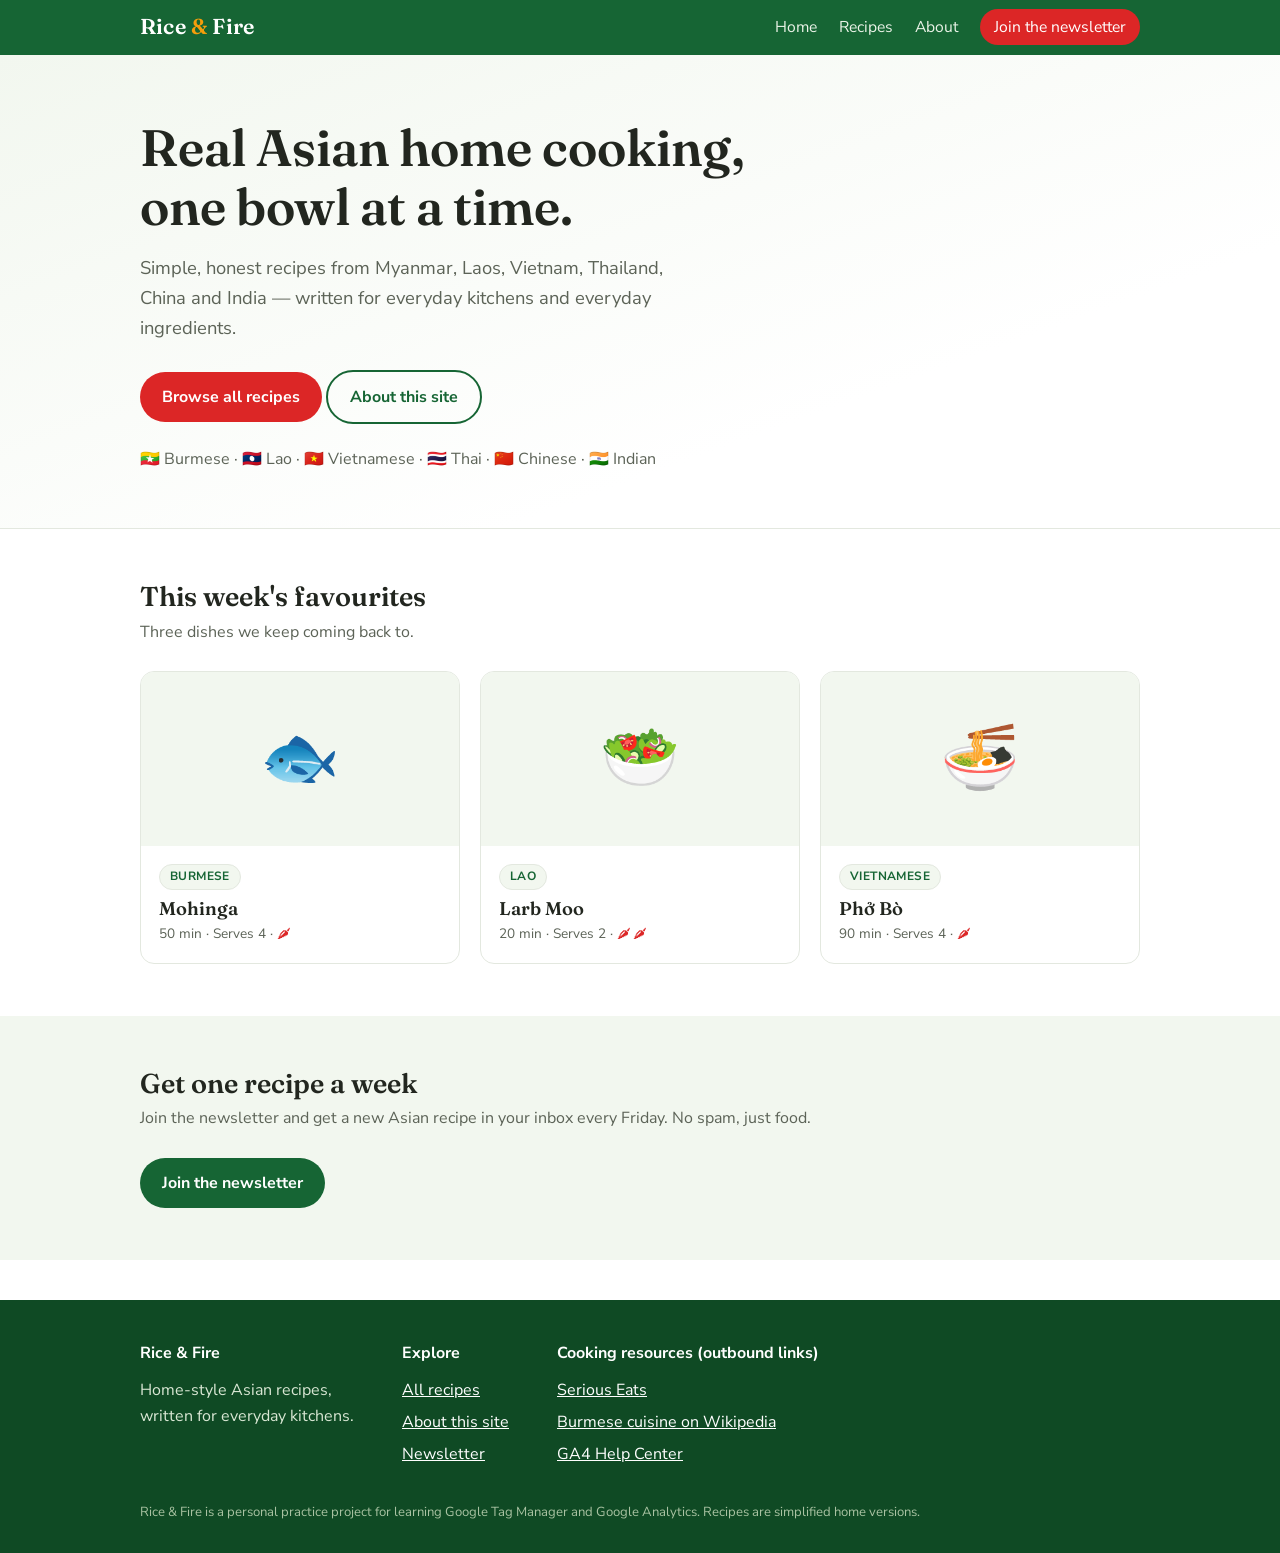
<file: index.html>
<!DOCTYPE html>
<html lang="en">
<head>
<!-- Google Tag Manager -->
<!-- STEP: replace GTM-XXXXXXX below with your own container ID from tagmanager.google.com -->
<script>(function(w,d,s,l,i){w[l]=w[l]||[];w[l].push({'gtm.start':
new Date().getTime(),event:'gtm.js'});var f=d.getElementsByTagName(s)[0],
j=d.createElement(s),dl=l!='dataLayer'?'&l='+l:'';j.async=true;j.src=
'https://www.googletagmanager.com/gtm.js?id='+i+dl;f.parentNode.insertBefore(j,f);
})(window,document,'script','dataLayer','GTM-XXXXXXX');</script>
<!-- End Google Tag Manager -->
<meta charset="UTF-8">
<meta name="viewport" content="width=device-width, initial-scale=1.0">
<title>Home | Rice &amp; Fire</title>
<meta name="description" content="Simple Asian home cooking — Burmese, Lao, Vietnamese, Thai, Chinese and Indian recipes.">
<link rel="preconnect" href="https://fonts.googleapis.com">
<link rel="preconnect" href="https://fonts.gstatic.com" crossorigin>
<link href="https://fonts.googleapis.com/css2?family=Fraunces:opsz,wght@9..144,500;9..144,600&family=Nunito+Sans:wght@400;700;800&display=swap" rel="stylesheet">
<link rel="stylesheet" href="style.css">
</head>
<body>
<!-- Google Tag Manager (noscript) -->
<noscript><iframe src="https://www.googletagmanager.com/ns.html?id=GTM-XXXXXXX"
height="0" width="0" style="display:none;visibility:hidden"></iframe></noscript>
<!-- End Google Tag Manager (noscript) -->
<header class="site-header">
  <div class="wrap">
    <a class="brand" href="index.html">Rice <span class="flame">&amp;</span> Fire</a>
    <nav class="site-nav">
      <a href="index.html">Home</a>
      <a href="recipes.html">Recipes</a>
      <a href="about.html">About</a>
      <a class="nav-cta" href="contact.html" id="nav-newsletter">Join the newsletter</a>
    </nav>
  </div>
</header>
<section class="hero">
  <div class="wrap">
    <h1>Real Asian home cooking, one bowl at a time.</h1>
    <p class="lead">Simple, honest recipes from Myanmar, Laos, Vietnam, Thailand, China and India — written for everyday kitchens and everyday ingredients.</p>
    <a class="btn btn-primary" href="recipes.html" id="hero-cta">Browse all recipes</a>
    <a class="btn btn-ghost" href="about.html">About this site</a>
    <p class="cuisines">🇲🇲 Burmese · 🇱🇦 Lao · 🇻🇳 Vietnamese · 🇹🇭 Thai · 🇨🇳 Chinese · 🇮🇳 Indian</p>
  </div>
</section>

<section class="block">
  <div class="wrap">
    <h2>This week's favourites</h2>
    <p class="sub">Three dishes we keep coming back to.</p>
    <div class="grid">
      <a class="card" href="mohinga.html" data-cuisine="Burmese" data-recipe-name="Mohinga">
        <div class="plate">🐟</div>
        <div class="card-body">
          <span class="tag">Burmese</span>
          <h3>Mohinga</h3>
          <p class="meta">50 min · Serves 4 · <span class="heat">🌶</span></p>
        </div>
      </a>
      <a class="card" href="larb-moo.html" data-cuisine="Lao" data-recipe-name="Larb Moo">
        <div class="plate">🥗</div>
        <div class="card-body">
          <span class="tag">Lao</span>
          <h3>Larb Moo</h3>
          <p class="meta">20 min · Serves 2 · <span class="heat">🌶🌶</span></p>
        </div>
      </a>
      <a class="card" href="pho-bo.html" data-cuisine="Vietnamese" data-recipe-name="Phở Bò">
        <div class="plate">🍜</div>
        <div class="card-body">
          <span class="tag">Vietnamese</span>
          <h3>Phở Bò</h3>
          <p class="meta">90 min · Serves 4 · <span class="heat">🌶</span></p>
        </div>
      </a>
    </div>
  </div>
</section>

<section class="block tinted">
  <div class="wrap">
    <h2>Get one recipe a week</h2>
    <p class="sub">Join the newsletter and get a new Asian recipe in your inbox every Friday. No spam, just food.</p>
    <a class="btn btn-secondary" href="contact.html" id="home-newsletter-cta">Join the newsletter</a>
  </div>
</section>
<footer class="site-footer">
  <div class="wrap">
    <div class="cols">
      <div>
        <h4>Rice &amp; Fire</h4>
        <p>Home-style Asian recipes,<br>written for everyday kitchens.</p>
      </div>
      <div>
        <h4>Explore</h4>
        <ul>
          <li><a href="recipes.html">All recipes</a></li>
          <li><a href="about.html">About this site</a></li>
          <li><a href="contact.html">Newsletter</a></li>
        </ul>
      </div>
      <div>
        <h4>Cooking resources (outbound links)</h4>
        <ul>
          <li><a href="https://www.seriouseats.com" target="_blank" rel="noopener">Serious Eats</a></li>
          <li><a href="https://en.wikipedia.org/wiki/Burmese_cuisine" target="_blank" rel="noopener">Burmese cuisine on Wikipedia</a></li>
          <li><a href="https://support.google.com/analytics" target="_blank" rel="noopener">GA4 Help Center</a></li>
        </ul>
      </div>
    </div>
    <p class="fine">Rice &amp; Fire is a personal practice project for learning Google Tag Manager and Google Analytics. Recipes are simplified home versions.</p>
  </div>
</footer>
<div id="toast"></div>
<script src="script.js"></script>
</body>
</html>
</file>
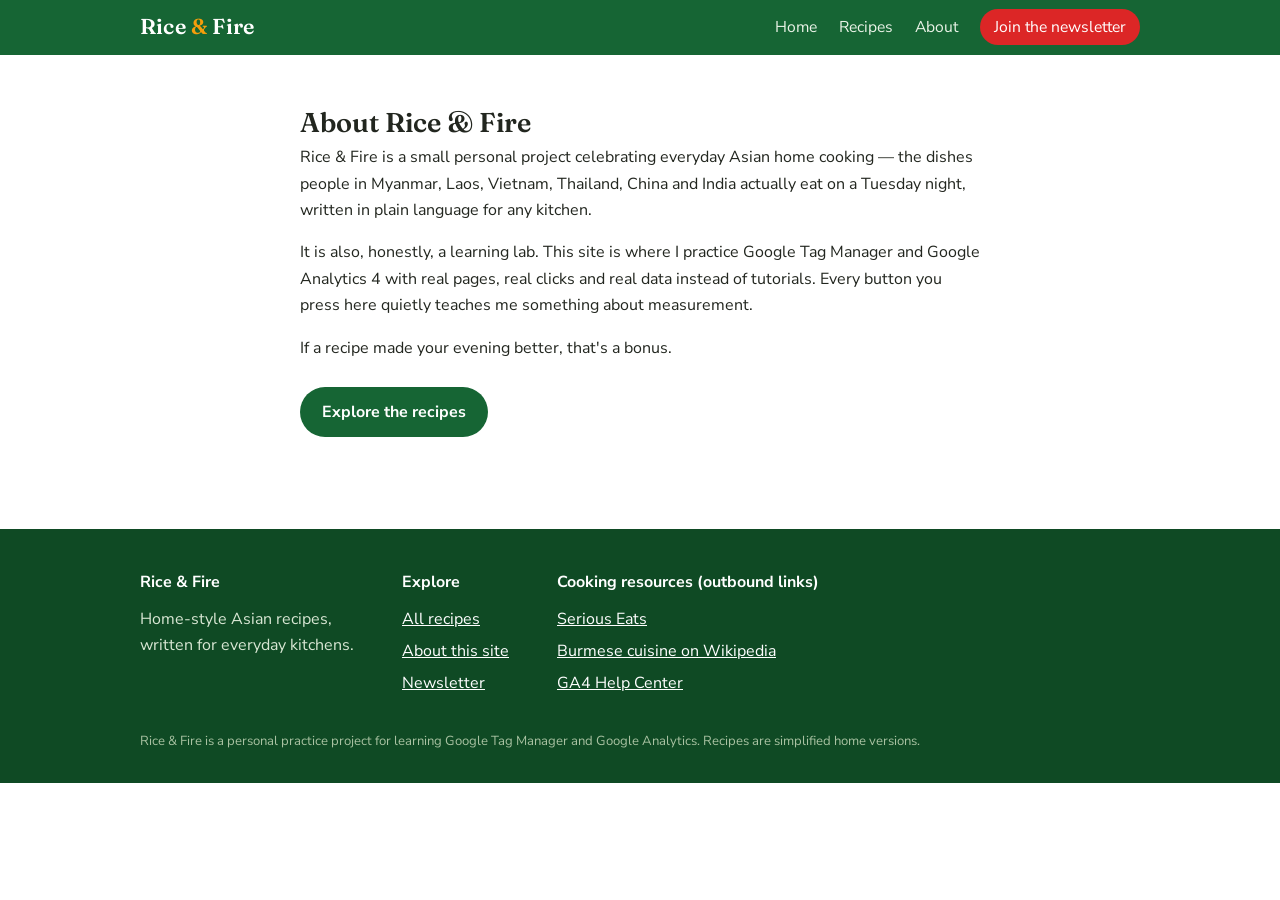
<file: about.html>
<!DOCTYPE html>
<html lang="en">
<head>
<!-- Google Tag Manager -->
<!-- STEP: replace GTM-XXXXXXX below with your own container ID from tagmanager.google.com -->
<script>(function(w,d,s,l,i){w[l]=w[l]||[];w[l].push({'gtm.start':
new Date().getTime(),event:'gtm.js'});var f=d.getElementsByTagName(s)[0],
j=d.createElement(s),dl=l!='dataLayer'?'&l='+l:'';j.async=true;j.src=
'https://www.googletagmanager.com/gtm.js?id='+i+dl;f.parentNode.insertBefore(j,f);
})(window,document,'script','dataLayer','GTM-XXXXXXX');</script>
<!-- End Google Tag Manager -->
<meta charset="UTF-8">
<meta name="viewport" content="width=device-width, initial-scale=1.0">
<title>About | Rice &amp; Fire</title>
<meta name="description" content="About Rice & Fire — an Asian recipe site and analytics learning project.">
<link rel="preconnect" href="https://fonts.googleapis.com">
<link rel="preconnect" href="https://fonts.gstatic.com" crossorigin>
<link href="https://fonts.googleapis.com/css2?family=Fraunces:opsz,wght@9..144,500;9..144,600&family=Nunito+Sans:wght@400;700;800&display=swap" rel="stylesheet">
<link rel="stylesheet" href="style.css">
</head>
<body>
<!-- Google Tag Manager (noscript) -->
<noscript><iframe src="https://www.googletagmanager.com/ns.html?id=GTM-XXXXXXX"
height="0" width="0" style="display:none;visibility:hidden"></iframe></noscript>
<!-- End Google Tag Manager (noscript) -->
<header class="site-header">
  <div class="wrap">
    <a class="brand" href="index.html">Rice <span class="flame">&amp;</span> Fire</a>
    <nav class="site-nav">
      <a href="index.html">Home</a>
      <a href="recipes.html">Recipes</a>
      <a href="about.html">About</a>
      <a class="nav-cta" href="contact.html" id="nav-newsletter">Join the newsletter</a>
    </nav>
  </div>
</header>
<section class="block">
  <div class="wrap" style="max-width:720px;">
    <h2>About Rice &amp; Fire</h2>
    <p style="margin-bottom:16px;">Rice &amp; Fire is a small personal project celebrating everyday Asian home cooking — the dishes people in Myanmar, Laos, Vietnam, Thailand, China and India actually eat on a Tuesday night, written in plain language for any kitchen.</p>
    <p style="margin-bottom:16px;">It is also, honestly, a learning lab. This site is where I practice Google Tag Manager and Google Analytics 4 with real pages, real clicks and real data instead of tutorials. Every button you press here quietly teaches me something about measurement.</p>
    <p style="margin-bottom:26px;">If a recipe made your evening better, that's a bonus.</p>
    <a class="btn btn-secondary" href="recipes.html">Explore the recipes</a>
  </div>
</section>
<footer class="site-footer">
  <div class="wrap">
    <div class="cols">
      <div>
        <h4>Rice &amp; Fire</h4>
        <p>Home-style Asian recipes,<br>written for everyday kitchens.</p>
      </div>
      <div>
        <h4>Explore</h4>
        <ul>
          <li><a href="recipes.html">All recipes</a></li>
          <li><a href="about.html">About this site</a></li>
          <li><a href="contact.html">Newsletter</a></li>
        </ul>
      </div>
      <div>
        <h4>Cooking resources (outbound links)</h4>
        <ul>
          <li><a href="https://www.seriouseats.com" target="_blank" rel="noopener">Serious Eats</a></li>
          <li><a href="https://en.wikipedia.org/wiki/Burmese_cuisine" target="_blank" rel="noopener">Burmese cuisine on Wikipedia</a></li>
          <li><a href="https://support.google.com/analytics" target="_blank" rel="noopener">GA4 Help Center</a></li>
        </ul>
      </div>
    </div>
    <p class="fine">Rice &amp; Fire is a personal practice project for learning Google Tag Manager and Google Analytics. Recipes are simplified home versions.</p>
  </div>
</footer>
<div id="toast"></div>
<script src="script.js"></script>
</body>
</html>
</file>
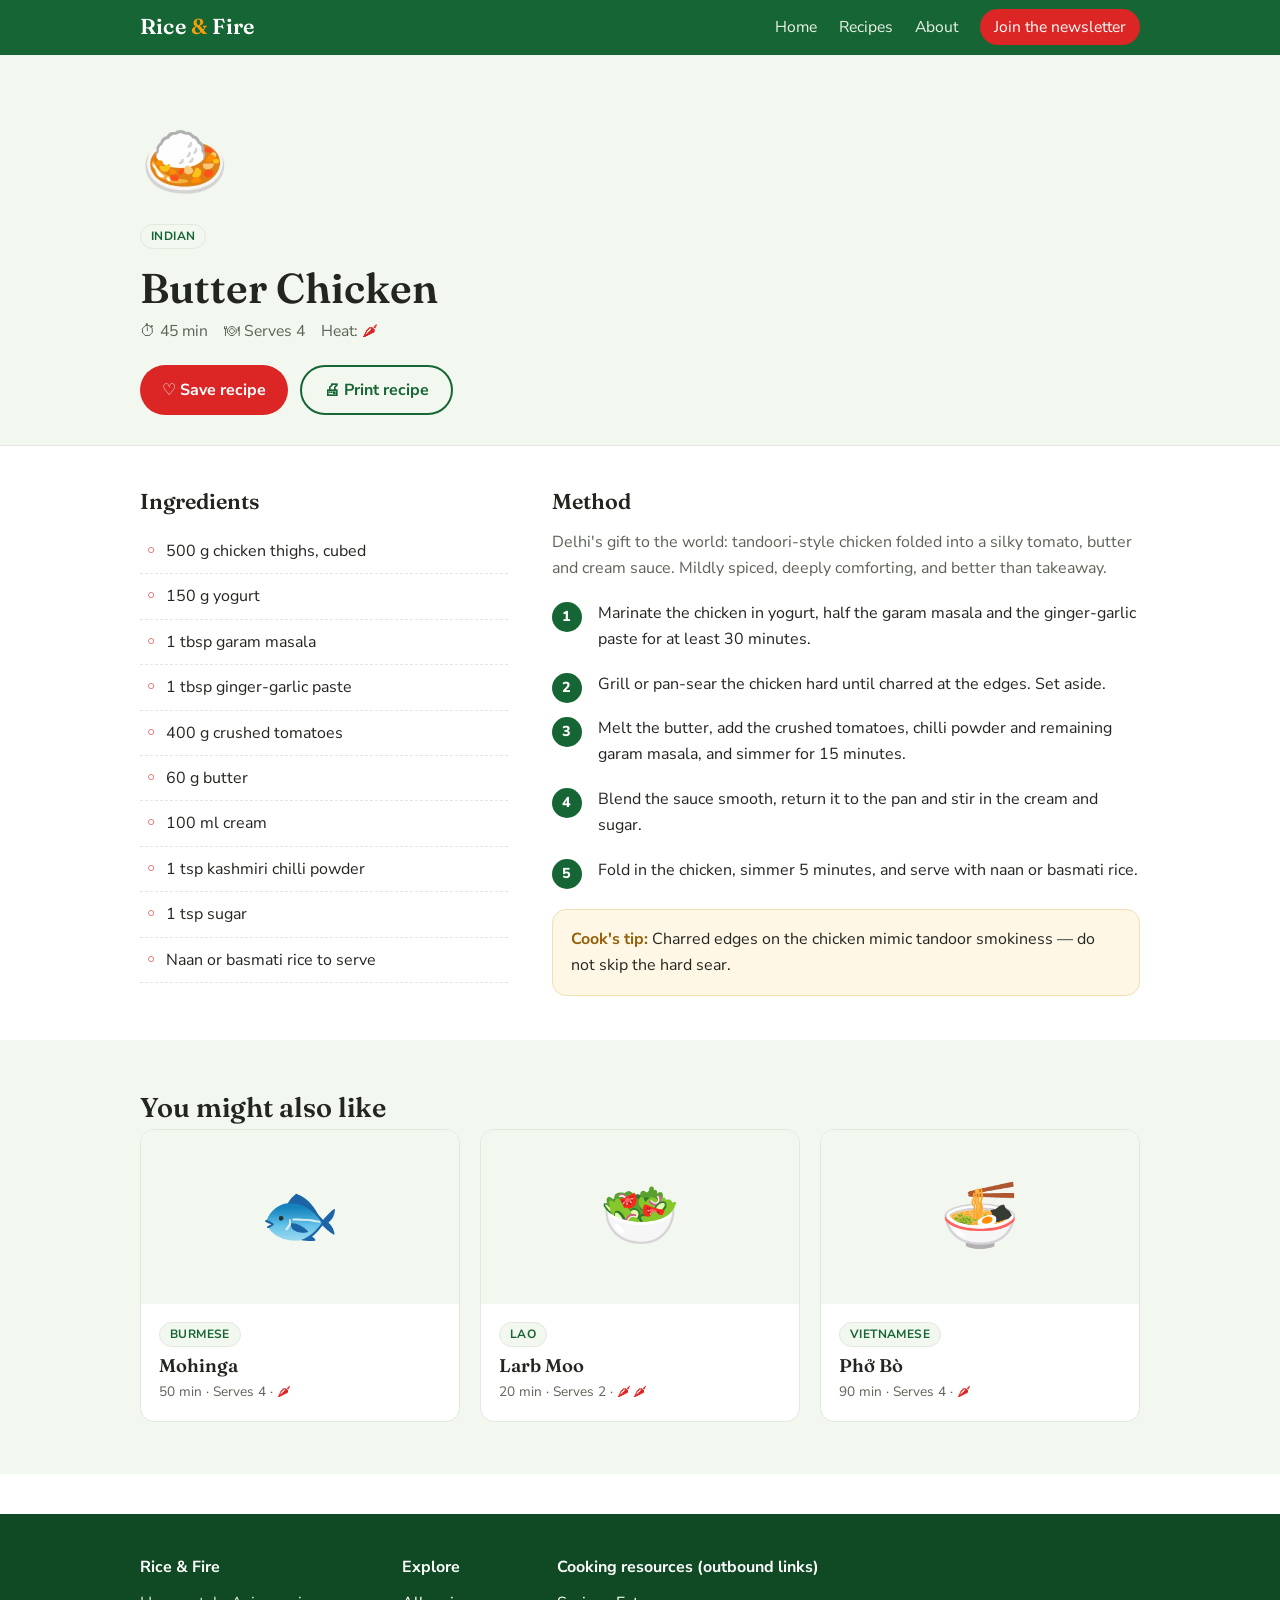
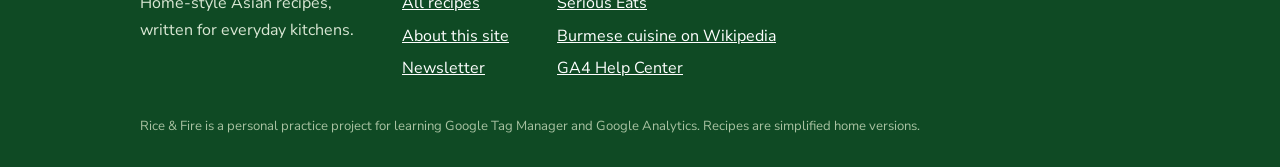
<file: butter-chicken.html>
<!DOCTYPE html>
<html lang="en">
<head>
<!-- Google Tag Manager -->
<!-- STEP: replace GTM-XXXXXXX below with your own container ID from tagmanager.google.com -->
<script>(function(w,d,s,l,i){w[l]=w[l]||[];w[l].push({'gtm.start':
new Date().getTime(),event:'gtm.js'});var f=d.getElementsByTagName(s)[0],
j=d.createElement(s),dl=l!='dataLayer'?'&l='+l:'';j.async=true;j.src=
'https://www.googletagmanager.com/gtm.js?id='+i+dl;f.parentNode.insertBefore(j,f);
})(window,document,'script','dataLayer','GTM-XXXXXXX');</script>
<!-- End Google Tag Manager -->
<meta charset="UTF-8">
<meta name="viewport" content="width=device-width, initial-scale=1.0">
<title>Butter Chicken (Indian) | Rice &amp; Fire</title>
<meta name="description" content="Delhi's gift to the world: tandoori-style chicken folded into a silky tomato, butter and cream sauce. Mildly spiced, deeply comforting, and better tha">
<link rel="preconnect" href="https://fonts.googleapis.com">
<link rel="preconnect" href="https://fonts.gstatic.com" crossorigin>
<link href="https://fonts.googleapis.com/css2?family=Fraunces:opsz,wght@9..144,500;9..144,600&family=Nunito+Sans:wght@400;700;800&display=swap" rel="stylesheet">
<link rel="stylesheet" href="style.css">
</head>
<body>
<!-- Google Tag Manager (noscript) -->
<noscript><iframe src="https://www.googletagmanager.com/ns.html?id=GTM-XXXXXXX"
height="0" width="0" style="display:none;visibility:hidden"></iframe></noscript>
<!-- End Google Tag Manager (noscript) -->
<header class="site-header">
  <div class="wrap">
    <a class="brand" href="index.html">Rice <span class="flame">&amp;</span> Fire</a>
    <nav class="site-nav">
      <a href="index.html">Home</a>
      <a href="recipes.html">Recipes</a>
      <a href="about.html">About</a>
      <a class="nav-cta" href="contact.html" id="nav-newsletter">Join the newsletter</a>
    </nav>
  </div>
</header>
<section class="recipe-hero">
  <div class="wrap">
    <div class="emoji">🍛</div>
    <span class="tag">Indian</span>
    <h1>Butter Chicken</h1>
    <p class="recipe-meta"><span>⏱ 45 min</span><span>🍽 Serves 4</span><span>Heat: <span class="heat">🌶</span></span></p>
    <div class="recipe-actions">
      <button class="btn btn-primary" onclick="saveRecipe('Butter Chicken', 'Indian')">♡ Save recipe</button>
      <button class="btn btn-ghost" onclick="printRecipe('Butter Chicken', 'Indian')">🖨 Print recipe</button>
    </div>
  </div>
</section>

<div class="wrap">
  <div class="recipe-body">
    <div class="ingredients">
      <h2>Ingredients</h2>
      <ul>
        <li>500 g chicken thighs, cubed</li>
        <li>150 g yogurt</li>
        <li>1 tbsp garam masala</li>
        <li>1 tbsp ginger-garlic paste</li>
        <li>400 g crushed tomatoes</li>
        <li>60 g butter</li>
        <li>100 ml cream</li>
        <li>1 tsp kashmiri chilli powder</li>
        <li>1 tsp sugar</li>
        <li>Naan or basmati rice to serve</li>
      </ul>
    </div>
    <div class="steps">
      <h2>Method</h2>
      <p style="color:var(--muted); margin-bottom:18px;">Delhi's gift to the world: tandoori-style chicken folded into a silky tomato, butter and cream sauce. Mildly spiced, deeply comforting, and better than takeaway.</p>
      <ol>
        <li>Marinate the chicken in yogurt, half the garam masala and the ginger-garlic paste for at least 30 minutes.</li>
        <li>Grill or pan-sear the chicken hard until charred at the edges. Set aside.</li>
        <li>Melt the butter, add the crushed tomatoes, chilli powder and remaining garam masala, and simmer for 15 minutes.</li>
        <li>Blend the sauce smooth, return it to the pan and stir in the cream and sugar.</li>
        <li>Fold in the chicken, simmer 5 minutes, and serve with naan or basmati rice.</li>
      </ol>
      <div class="tip"><strong>Cook's tip:</strong> Charred edges on the chicken mimic tandoor smokiness — do not skip the hard sear.</div>
    </div>
  </div>
</div>

<section class="block tinted">
  <div class="wrap">
    <h2>You might also like</h2>
    <div class="grid">
      <a class="card" href="mohinga.html" data-cuisine="Burmese" data-recipe-name="Mohinga">
        <div class="plate">🐟</div>
        <div class="card-body">
          <span class="tag">Burmese</span>
          <h3>Mohinga</h3>
          <p class="meta">50 min · Serves 4 · <span class="heat">🌶</span></p>
        </div>
      </a>
      <a class="card" href="larb-moo.html" data-cuisine="Lao" data-recipe-name="Larb Moo">
        <div class="plate">🥗</div>
        <div class="card-body">
          <span class="tag">Lao</span>
          <h3>Larb Moo</h3>
          <p class="meta">20 min · Serves 2 · <span class="heat">🌶🌶</span></p>
        </div>
      </a>
      <a class="card" href="pho-bo.html" data-cuisine="Vietnamese" data-recipe-name="Phở Bò">
        <div class="plate">🍜</div>
        <div class="card-body">
          <span class="tag">Vietnamese</span>
          <h3>Phở Bò</h3>
          <p class="meta">90 min · Serves 4 · <span class="heat">🌶</span></p>
        </div>
      </a>
    </div>
  </div>
</section>
<footer class="site-footer">
  <div class="wrap">
    <div class="cols">
      <div>
        <h4>Rice &amp; Fire</h4>
        <p>Home-style Asian recipes,<br>written for everyday kitchens.</p>
      </div>
      <div>
        <h4>Explore</h4>
        <ul>
          <li><a href="recipes.html">All recipes</a></li>
          <li><a href="about.html">About this site</a></li>
          <li><a href="contact.html">Newsletter</a></li>
        </ul>
      </div>
      <div>
        <h4>Cooking resources (outbound links)</h4>
        <ul>
          <li><a href="https://www.seriouseats.com" target="_blank" rel="noopener">Serious Eats</a></li>
          <li><a href="https://en.wikipedia.org/wiki/Burmese_cuisine" target="_blank" rel="noopener">Burmese cuisine on Wikipedia</a></li>
          <li><a href="https://support.google.com/analytics" target="_blank" rel="noopener">GA4 Help Center</a></li>
        </ul>
      </div>
    </div>
    <p class="fine">Rice &amp; Fire is a personal practice project for learning Google Tag Manager and Google Analytics. Recipes are simplified home versions.</p>
  </div>
</footer>
<div id="toast"></div>
<script src="script.js"></script>
</body>
</html>
</file>
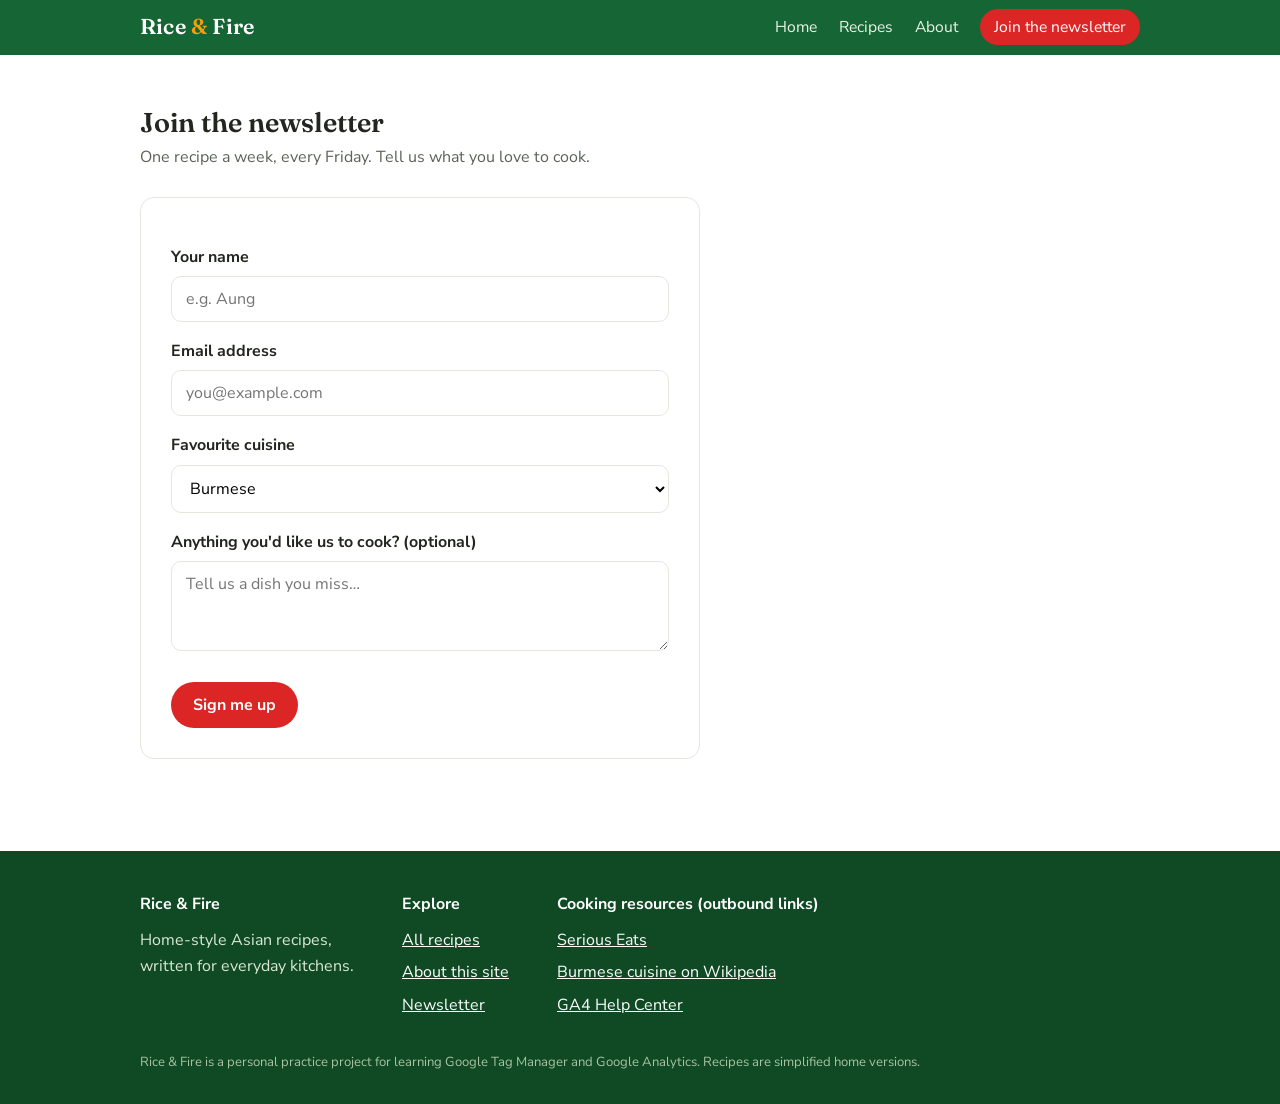
<file: contact.html>
<!DOCTYPE html>
<html lang="en">
<head>
<!-- Google Tag Manager -->
<!-- STEP: replace GTM-XXXXXXX below with your own container ID from tagmanager.google.com -->
<script>(function(w,d,s,l,i){w[l]=w[l]||[];w[l].push({'gtm.start':
new Date().getTime(),event:'gtm.js'});var f=d.getElementsByTagName(s)[0],
j=d.createElement(s),dl=l!='dataLayer'?'&l='+l:'';j.async=true;j.src=
'https://www.googletagmanager.com/gtm.js?id='+i+dl;f.parentNode.insertBefore(j,f);
})(window,document,'script','dataLayer','GTM-XXXXXXX');</script>
<!-- End Google Tag Manager -->
<meta charset="UTF-8">
<meta name="viewport" content="width=device-width, initial-scale=1.0">
<title>Join the newsletter | Rice &amp; Fire</title>
<meta name="description" content="Get one Asian recipe a week by email.">
<link rel="preconnect" href="https://fonts.googleapis.com">
<link rel="preconnect" href="https://fonts.gstatic.com" crossorigin>
<link href="https://fonts.googleapis.com/css2?family=Fraunces:opsz,wght@9..144,500;9..144,600&family=Nunito+Sans:wght@400;700;800&display=swap" rel="stylesheet">
<link rel="stylesheet" href="style.css">
</head>
<body>
<!-- Google Tag Manager (noscript) -->
<noscript><iframe src="https://www.googletagmanager.com/ns.html?id=GTM-XXXXXXX"
height="0" width="0" style="display:none;visibility:hidden"></iframe></noscript>
<!-- End Google Tag Manager (noscript) -->
<header class="site-header">
  <div class="wrap">
    <a class="brand" href="index.html">Rice <span class="flame">&amp;</span> Fire</a>
    <nav class="site-nav">
      <a href="index.html">Home</a>
      <a href="recipes.html">Recipes</a>
      <a href="about.html">About</a>
      <a class="nav-cta" href="contact.html" id="nav-newsletter">Join the newsletter</a>
    </nav>
  </div>
</header>
<section class="block">
  <div class="wrap">
    <h2>Join the newsletter</h2>
    <p class="sub">One recipe a week, every Friday. Tell us what you love to cook.</p>
    <div class="form-card">
      <form id="contact-form" onsubmit="handleFormSubmit(event)">
        <label for="name">Your name</label>
        <input type="text" id="name" name="name" placeholder="e.g. Aung" required>

        <label for="email">Email address</label>
        <input type="email" id="email" name="email" placeholder="you@example.com" required>

        <label for="fav-cuisine">Favourite cuisine</label>
        <select id="fav-cuisine" name="fav-cuisine">
          <option>Burmese</option>
          <option>Lao</option>
          <option>Vietnamese</option>
          <option>Thai</option>
          <option>Chinese</option>
          <option>Indian</option>
        </select>

        <label for="message">Anything you'd like us to cook? (optional)</label>
        <textarea id="message" name="message" rows="3" placeholder="Tell us a dish you miss…"></textarea>

        <button type="submit" class="btn btn-primary" id="form-submit-btn">Sign me up</button>
      </form>
    </div>
  </div>
</section>
<footer class="site-footer">
  <div class="wrap">
    <div class="cols">
      <div>
        <h4>Rice &amp; Fire</h4>
        <p>Home-style Asian recipes,<br>written for everyday kitchens.</p>
      </div>
      <div>
        <h4>Explore</h4>
        <ul>
          <li><a href="recipes.html">All recipes</a></li>
          <li><a href="about.html">About this site</a></li>
          <li><a href="contact.html">Newsletter</a></li>
        </ul>
      </div>
      <div>
        <h4>Cooking resources (outbound links)</h4>
        <ul>
          <li><a href="https://www.seriouseats.com" target="_blank" rel="noopener">Serious Eats</a></li>
          <li><a href="https://en.wikipedia.org/wiki/Burmese_cuisine" target="_blank" rel="noopener">Burmese cuisine on Wikipedia</a></li>
          <li><a href="https://support.google.com/analytics" target="_blank" rel="noopener">GA4 Help Center</a></li>
        </ul>
      </div>
    </div>
    <p class="fine">Rice &amp; Fire is a personal practice project for learning Google Tag Manager and Google Analytics. Recipes are simplified home versions.</p>
  </div>
</footer>
<div id="toast"></div>
<script src="script.js"></script>
</body>
</html>
</file>
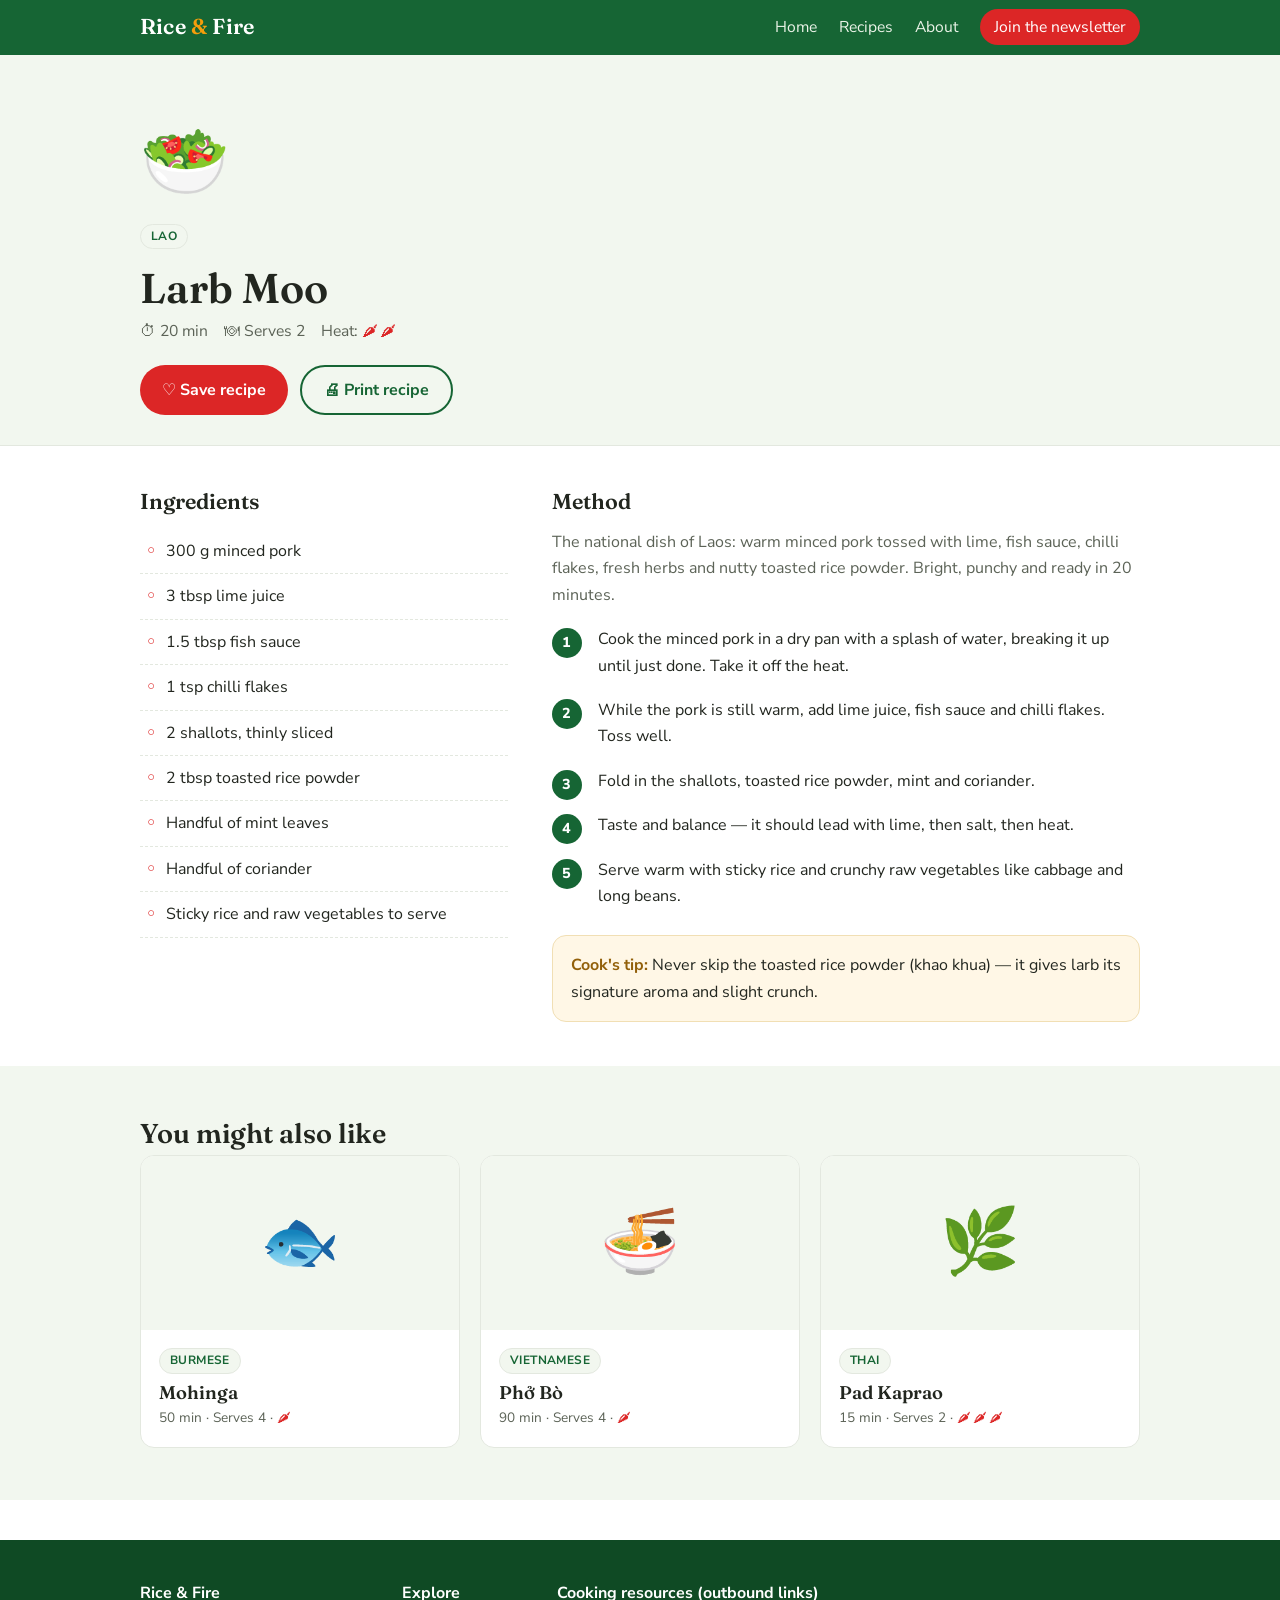
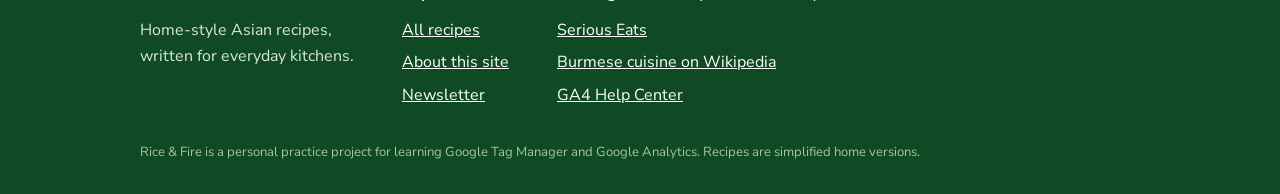
<file: larb-moo.html>
<!DOCTYPE html>
<html lang="en">
<head>
<!-- Google Tag Manager -->
<!-- STEP: replace GTM-XXXXXXX below with your own container ID from tagmanager.google.com -->
<script>(function(w,d,s,l,i){w[l]=w[l]||[];w[l].push({'gtm.start':
new Date().getTime(),event:'gtm.js'});var f=d.getElementsByTagName(s)[0],
j=d.createElement(s),dl=l!='dataLayer'?'&l='+l:'';j.async=true;j.src=
'https://www.googletagmanager.com/gtm.js?id='+i+dl;f.parentNode.insertBefore(j,f);
})(window,document,'script','dataLayer','GTM-XXXXXXX');</script>
<!-- End Google Tag Manager -->
<meta charset="UTF-8">
<meta name="viewport" content="width=device-width, initial-scale=1.0">
<title>Larb Moo (Lao) | Rice &amp; Fire</title>
<meta name="description" content="The national dish of Laos: warm minced pork tossed with lime, fish sauce, chilli flakes, fresh herbs and nutty toasted rice powder. Bright, punchy and">
<link rel="preconnect" href="https://fonts.googleapis.com">
<link rel="preconnect" href="https://fonts.gstatic.com" crossorigin>
<link href="https://fonts.googleapis.com/css2?family=Fraunces:opsz,wght@9..144,500;9..144,600&family=Nunito+Sans:wght@400;700;800&display=swap" rel="stylesheet">
<link rel="stylesheet" href="style.css">
</head>
<body>
<!-- Google Tag Manager (noscript) -->
<noscript><iframe src="https://www.googletagmanager.com/ns.html?id=GTM-XXXXXXX"
height="0" width="0" style="display:none;visibility:hidden"></iframe></noscript>
<!-- End Google Tag Manager (noscript) -->
<header class="site-header">
  <div class="wrap">
    <a class="brand" href="index.html">Rice <span class="flame">&amp;</span> Fire</a>
    <nav class="site-nav">
      <a href="index.html">Home</a>
      <a href="recipes.html">Recipes</a>
      <a href="about.html">About</a>
      <a class="nav-cta" href="contact.html" id="nav-newsletter">Join the newsletter</a>
    </nav>
  </div>
</header>
<section class="recipe-hero">
  <div class="wrap">
    <div class="emoji">🥗</div>
    <span class="tag">Lao</span>
    <h1>Larb Moo</h1>
    <p class="recipe-meta"><span>⏱ 20 min</span><span>🍽 Serves 2</span><span>Heat: <span class="heat">🌶🌶</span></span></p>
    <div class="recipe-actions">
      <button class="btn btn-primary" onclick="saveRecipe('Larb Moo', 'Lao')">♡ Save recipe</button>
      <button class="btn btn-ghost" onclick="printRecipe('Larb Moo', 'Lao')">🖨 Print recipe</button>
    </div>
  </div>
</section>

<div class="wrap">
  <div class="recipe-body">
    <div class="ingredients">
      <h2>Ingredients</h2>
      <ul>
        <li>300 g minced pork</li>
        <li>3 tbsp lime juice</li>
        <li>1.5 tbsp fish sauce</li>
        <li>1 tsp chilli flakes</li>
        <li>2 shallots, thinly sliced</li>
        <li>2 tbsp toasted rice powder</li>
        <li>Handful of mint leaves</li>
        <li>Handful of coriander</li>
        <li>Sticky rice and raw vegetables to serve</li>
      </ul>
    </div>
    <div class="steps">
      <h2>Method</h2>
      <p style="color:var(--muted); margin-bottom:18px;">The national dish of Laos: warm minced pork tossed with lime, fish sauce, chilli flakes, fresh herbs and nutty toasted rice powder. Bright, punchy and ready in 20 minutes.</p>
      <ol>
        <li>Cook the minced pork in a dry pan with a splash of water, breaking it up until just done. Take it off the heat.</li>
        <li>While the pork is still warm, add lime juice, fish sauce and chilli flakes. Toss well.</li>
        <li>Fold in the shallots, toasted rice powder, mint and coriander.</li>
        <li>Taste and balance — it should lead with lime, then salt, then heat.</li>
        <li>Serve warm with sticky rice and crunchy raw vegetables like cabbage and long beans.</li>
      </ol>
      <div class="tip"><strong>Cook's tip:</strong> Never skip the toasted rice powder (khao khua) — it gives larb its signature aroma and slight crunch.</div>
    </div>
  </div>
</div>

<section class="block tinted">
  <div class="wrap">
    <h2>You might also like</h2>
    <div class="grid">
      <a class="card" href="mohinga.html" data-cuisine="Burmese" data-recipe-name="Mohinga">
        <div class="plate">🐟</div>
        <div class="card-body">
          <span class="tag">Burmese</span>
          <h3>Mohinga</h3>
          <p class="meta">50 min · Serves 4 · <span class="heat">🌶</span></p>
        </div>
      </a>
      <a class="card" href="pho-bo.html" data-cuisine="Vietnamese" data-recipe-name="Phở Bò">
        <div class="plate">🍜</div>
        <div class="card-body">
          <span class="tag">Vietnamese</span>
          <h3>Phở Bò</h3>
          <p class="meta">90 min · Serves 4 · <span class="heat">🌶</span></p>
        </div>
      </a>
      <a class="card" href="pad-kaprao.html" data-cuisine="Thai" data-recipe-name="Pad Kaprao">
        <div class="plate">🌿</div>
        <div class="card-body">
          <span class="tag">Thai</span>
          <h3>Pad Kaprao</h3>
          <p class="meta">15 min · Serves 2 · <span class="heat">🌶🌶🌶</span></p>
        </div>
      </a>
    </div>
  </div>
</section>
<footer class="site-footer">
  <div class="wrap">
    <div class="cols">
      <div>
        <h4>Rice &amp; Fire</h4>
        <p>Home-style Asian recipes,<br>written for everyday kitchens.</p>
      </div>
      <div>
        <h4>Explore</h4>
        <ul>
          <li><a href="recipes.html">All recipes</a></li>
          <li><a href="about.html">About this site</a></li>
          <li><a href="contact.html">Newsletter</a></li>
        </ul>
      </div>
      <div>
        <h4>Cooking resources (outbound links)</h4>
        <ul>
          <li><a href="https://www.seriouseats.com" target="_blank" rel="noopener">Serious Eats</a></li>
          <li><a href="https://en.wikipedia.org/wiki/Burmese_cuisine" target="_blank" rel="noopener">Burmese cuisine on Wikipedia</a></li>
          <li><a href="https://support.google.com/analytics" target="_blank" rel="noopener">GA4 Help Center</a></li>
        </ul>
      </div>
    </div>
    <p class="fine">Rice &amp; Fire is a personal practice project for learning Google Tag Manager and Google Analytics. Recipes are simplified home versions.</p>
  </div>
</footer>
<div id="toast"></div>
<script src="script.js"></script>
</body>
</html>
</file>
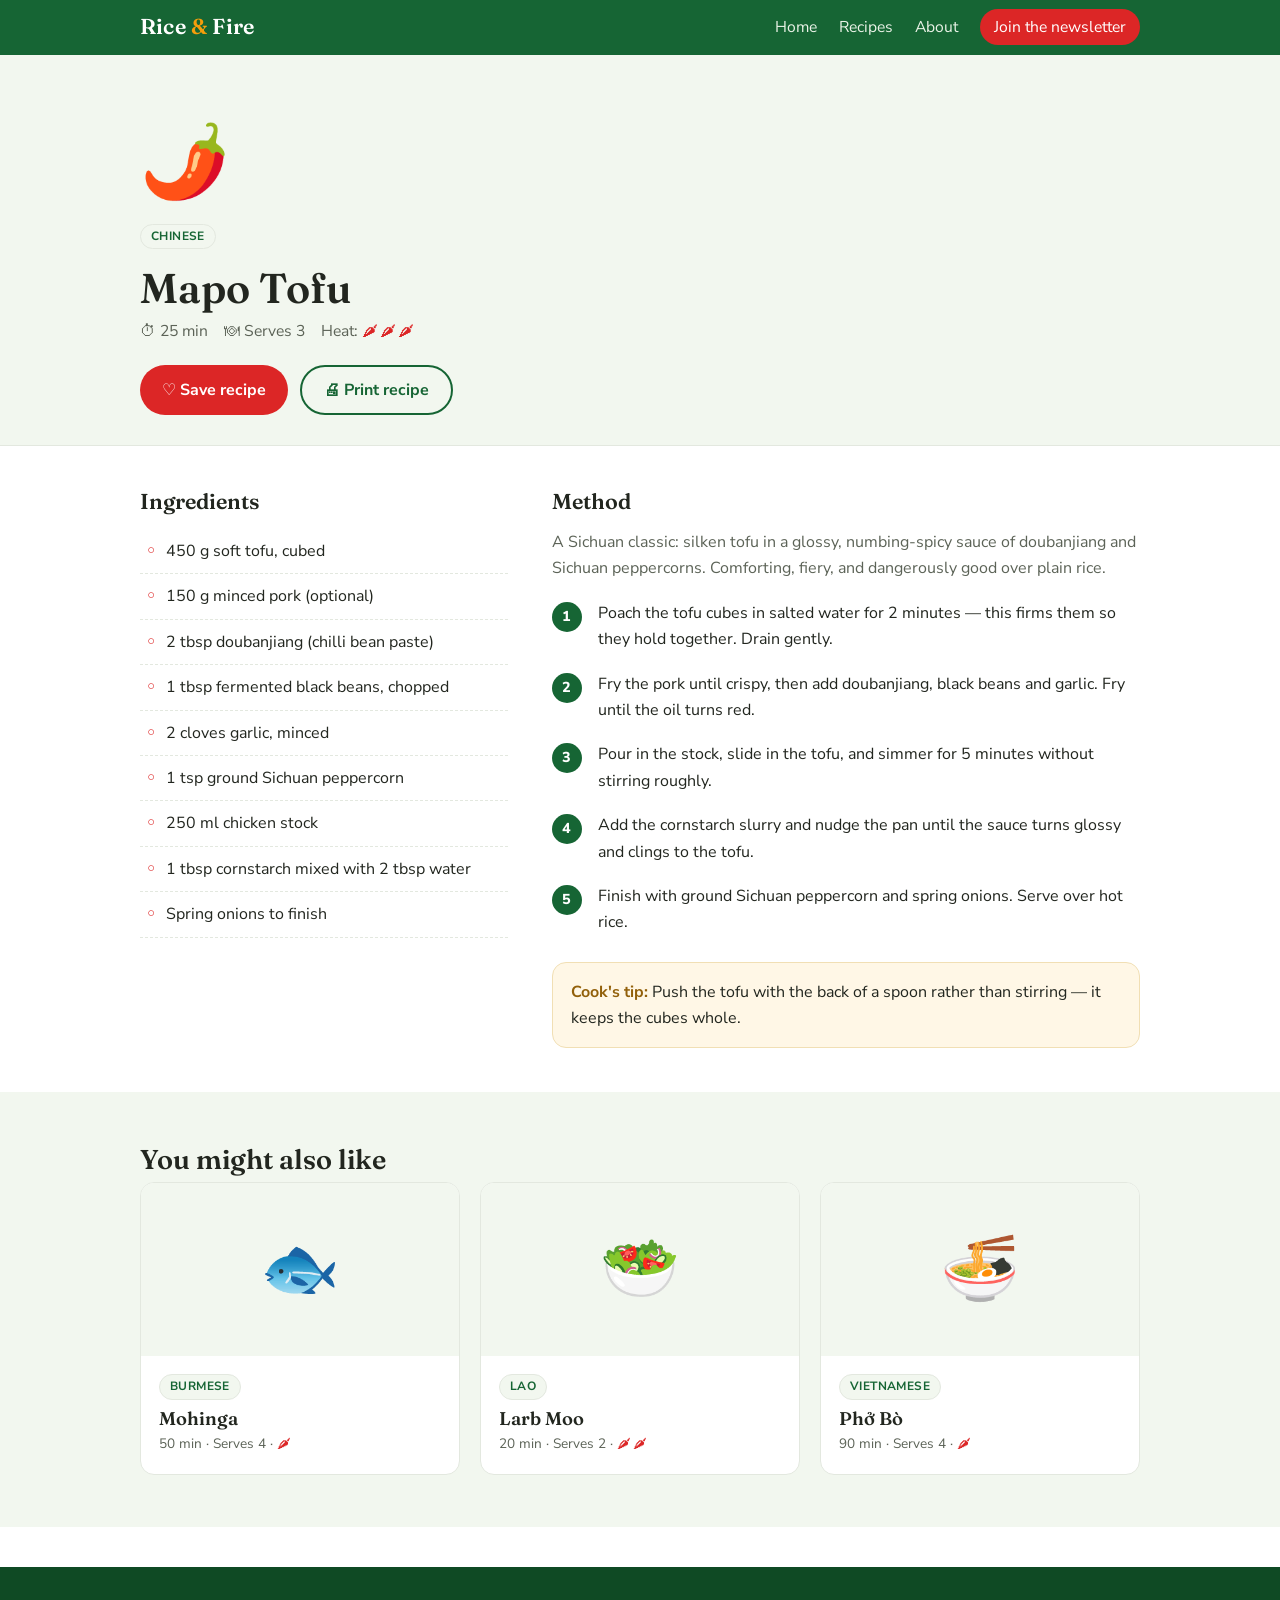
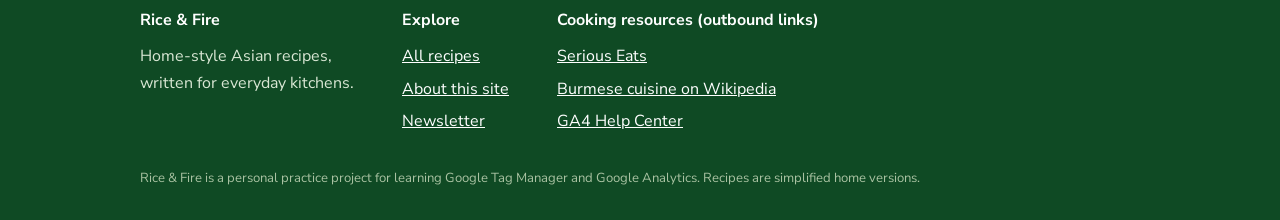
<file: mapo-tofu.html>
<!DOCTYPE html>
<html lang="en">
<head>
<!-- Google Tag Manager -->
<!-- STEP: replace GTM-XXXXXXX below with your own container ID from tagmanager.google.com -->
<script>(function(w,d,s,l,i){w[l]=w[l]||[];w[l].push({'gtm.start':
new Date().getTime(),event:'gtm.js'});var f=d.getElementsByTagName(s)[0],
j=d.createElement(s),dl=l!='dataLayer'?'&l='+l:'';j.async=true;j.src=
'https://www.googletagmanager.com/gtm.js?id='+i+dl;f.parentNode.insertBefore(j,f);
})(window,document,'script','dataLayer','GTM-XXXXXXX');</script>
<!-- End Google Tag Manager -->
<meta charset="UTF-8">
<meta name="viewport" content="width=device-width, initial-scale=1.0">
<title>Mapo Tofu (Chinese) | Rice &amp; Fire</title>
<meta name="description" content="A Sichuan classic: silken tofu in a glossy, numbing-spicy sauce of doubanjiang and Sichuan peppercorns. Comforting, fiery, and dangerously good over p">
<link rel="preconnect" href="https://fonts.googleapis.com">
<link rel="preconnect" href="https://fonts.gstatic.com" crossorigin>
<link href="https://fonts.googleapis.com/css2?family=Fraunces:opsz,wght@9..144,500;9..144,600&family=Nunito+Sans:wght@400;700;800&display=swap" rel="stylesheet">
<link rel="stylesheet" href="style.css">
</head>
<body>
<!-- Google Tag Manager (noscript) -->
<noscript><iframe src="https://www.googletagmanager.com/ns.html?id=GTM-XXXXXXX"
height="0" width="0" style="display:none;visibility:hidden"></iframe></noscript>
<!-- End Google Tag Manager (noscript) -->
<header class="site-header">
  <div class="wrap">
    <a class="brand" href="index.html">Rice <span class="flame">&amp;</span> Fire</a>
    <nav class="site-nav">
      <a href="index.html">Home</a>
      <a href="recipes.html">Recipes</a>
      <a href="about.html">About</a>
      <a class="nav-cta" href="contact.html" id="nav-newsletter">Join the newsletter</a>
    </nav>
  </div>
</header>
<section class="recipe-hero">
  <div class="wrap">
    <div class="emoji">🌶️</div>
    <span class="tag">Chinese</span>
    <h1>Mapo Tofu</h1>
    <p class="recipe-meta"><span>⏱ 25 min</span><span>🍽 Serves 3</span><span>Heat: <span class="heat">🌶🌶🌶</span></span></p>
    <div class="recipe-actions">
      <button class="btn btn-primary" onclick="saveRecipe('Mapo Tofu', 'Chinese')">♡ Save recipe</button>
      <button class="btn btn-ghost" onclick="printRecipe('Mapo Tofu', 'Chinese')">🖨 Print recipe</button>
    </div>
  </div>
</section>

<div class="wrap">
  <div class="recipe-body">
    <div class="ingredients">
      <h2>Ingredients</h2>
      <ul>
        <li>450 g soft tofu, cubed</li>
        <li>150 g minced pork (optional)</li>
        <li>2 tbsp doubanjiang (chilli bean paste)</li>
        <li>1 tbsp fermented black beans, chopped</li>
        <li>2 cloves garlic, minced</li>
        <li>1 tsp ground Sichuan peppercorn</li>
        <li>250 ml chicken stock</li>
        <li>1 tbsp cornstarch mixed with 2 tbsp water</li>
        <li>Spring onions to finish</li>
      </ul>
    </div>
    <div class="steps">
      <h2>Method</h2>
      <p style="color:var(--muted); margin-bottom:18px;">A Sichuan classic: silken tofu in a glossy, numbing-spicy sauce of doubanjiang and Sichuan peppercorns. Comforting, fiery, and dangerously good over plain rice.</p>
      <ol>
        <li>Poach the tofu cubes in salted water for 2 minutes — this firms them so they hold together. Drain gently.</li>
        <li>Fry the pork until crispy, then add doubanjiang, black beans and garlic. Fry until the oil turns red.</li>
        <li>Pour in the stock, slide in the tofu, and simmer for 5 minutes without stirring roughly.</li>
        <li>Add the cornstarch slurry and nudge the pan until the sauce turns glossy and clings to the tofu.</li>
        <li>Finish with ground Sichuan peppercorn and spring onions. Serve over hot rice.</li>
      </ol>
      <div class="tip"><strong>Cook's tip:</strong> Push the tofu with the back of a spoon rather than stirring — it keeps the cubes whole.</div>
    </div>
  </div>
</div>

<section class="block tinted">
  <div class="wrap">
    <h2>You might also like</h2>
    <div class="grid">
      <a class="card" href="mohinga.html" data-cuisine="Burmese" data-recipe-name="Mohinga">
        <div class="plate">🐟</div>
        <div class="card-body">
          <span class="tag">Burmese</span>
          <h3>Mohinga</h3>
          <p class="meta">50 min · Serves 4 · <span class="heat">🌶</span></p>
        </div>
      </a>
      <a class="card" href="larb-moo.html" data-cuisine="Lao" data-recipe-name="Larb Moo">
        <div class="plate">🥗</div>
        <div class="card-body">
          <span class="tag">Lao</span>
          <h3>Larb Moo</h3>
          <p class="meta">20 min · Serves 2 · <span class="heat">🌶🌶</span></p>
        </div>
      </a>
      <a class="card" href="pho-bo.html" data-cuisine="Vietnamese" data-recipe-name="Phở Bò">
        <div class="plate">🍜</div>
        <div class="card-body">
          <span class="tag">Vietnamese</span>
          <h3>Phở Bò</h3>
          <p class="meta">90 min · Serves 4 · <span class="heat">🌶</span></p>
        </div>
      </a>
    </div>
  </div>
</section>
<footer class="site-footer">
  <div class="wrap">
    <div class="cols">
      <div>
        <h4>Rice &amp; Fire</h4>
        <p>Home-style Asian recipes,<br>written for everyday kitchens.</p>
      </div>
      <div>
        <h4>Explore</h4>
        <ul>
          <li><a href="recipes.html">All recipes</a></li>
          <li><a href="about.html">About this site</a></li>
          <li><a href="contact.html">Newsletter</a></li>
        </ul>
      </div>
      <div>
        <h4>Cooking resources (outbound links)</h4>
        <ul>
          <li><a href="https://www.seriouseats.com" target="_blank" rel="noopener">Serious Eats</a></li>
          <li><a href="https://en.wikipedia.org/wiki/Burmese_cuisine" target="_blank" rel="noopener">Burmese cuisine on Wikipedia</a></li>
          <li><a href="https://support.google.com/analytics" target="_blank" rel="noopener">GA4 Help Center</a></li>
        </ul>
      </div>
    </div>
    <p class="fine">Rice &amp; Fire is a personal practice project for learning Google Tag Manager and Google Analytics. Recipes are simplified home versions.</p>
  </div>
</footer>
<div id="toast"></div>
<script src="script.js"></script>
</body>
</html>
</file>
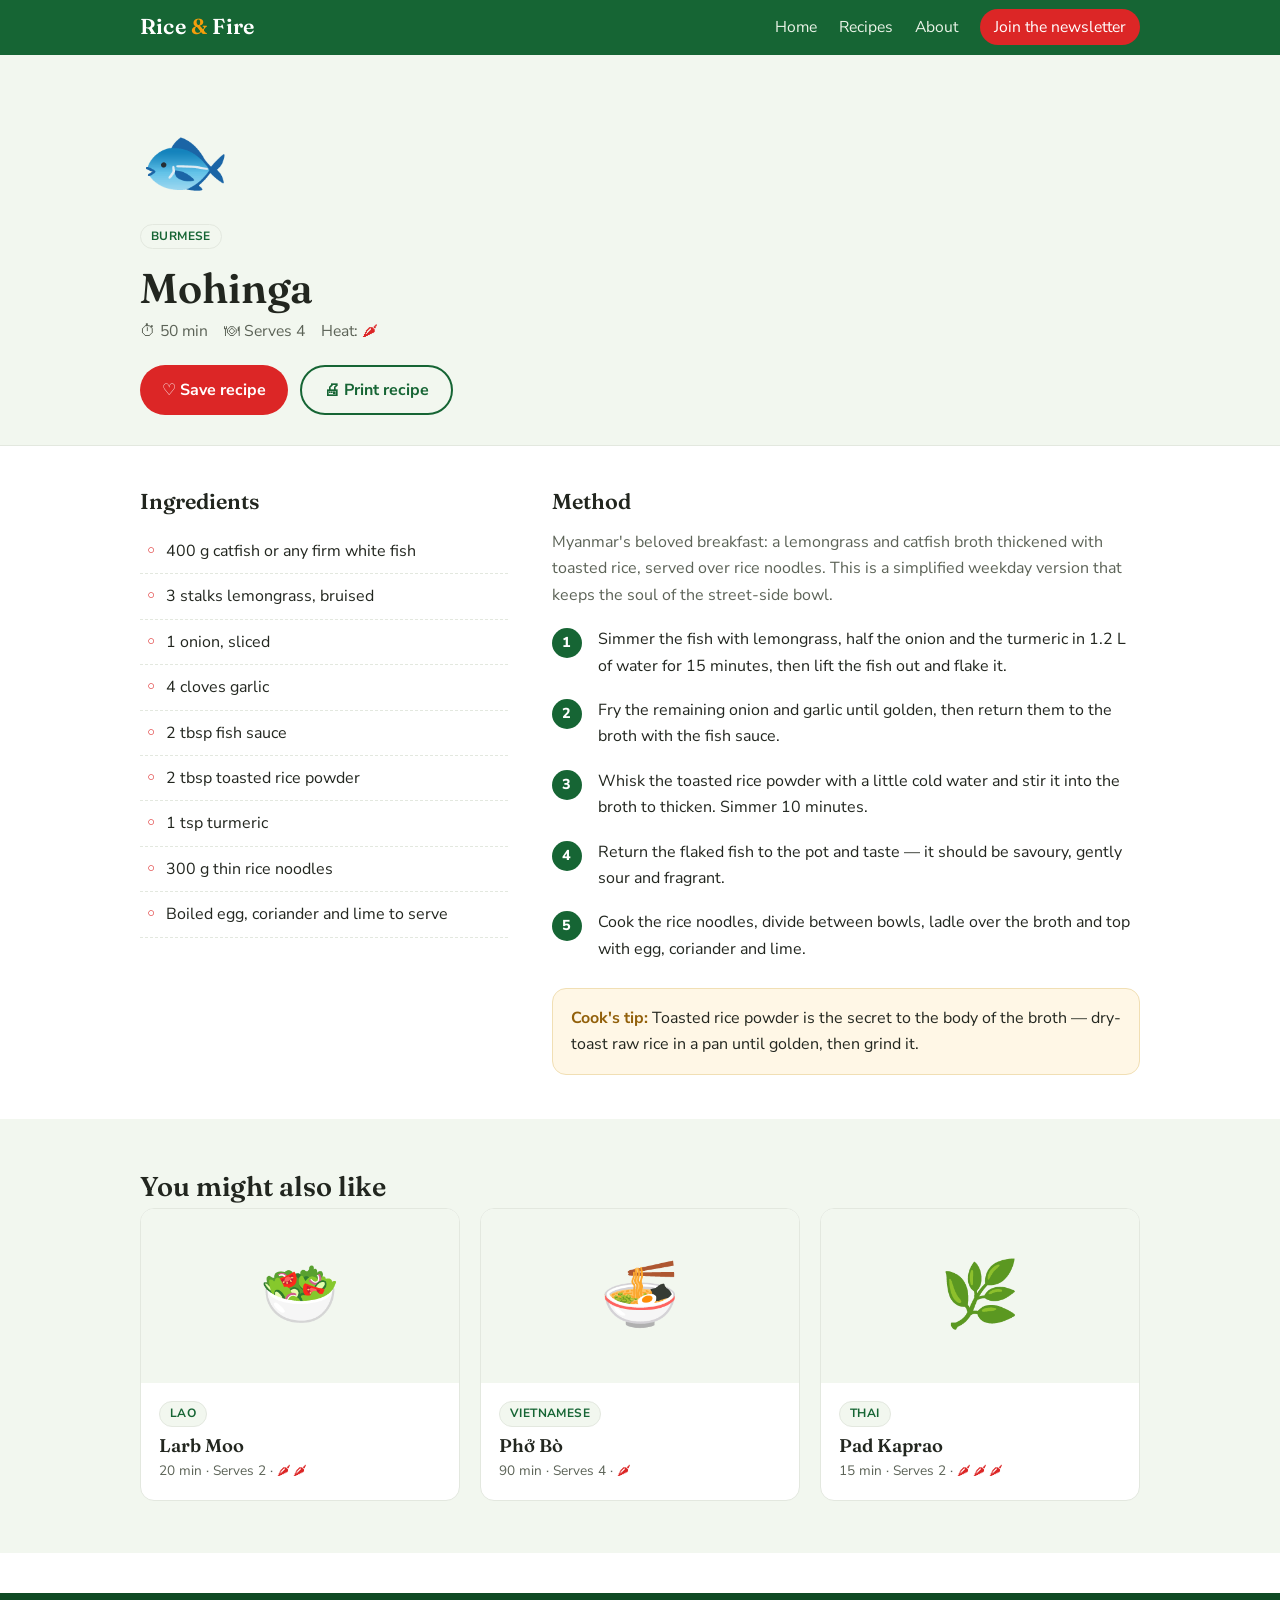
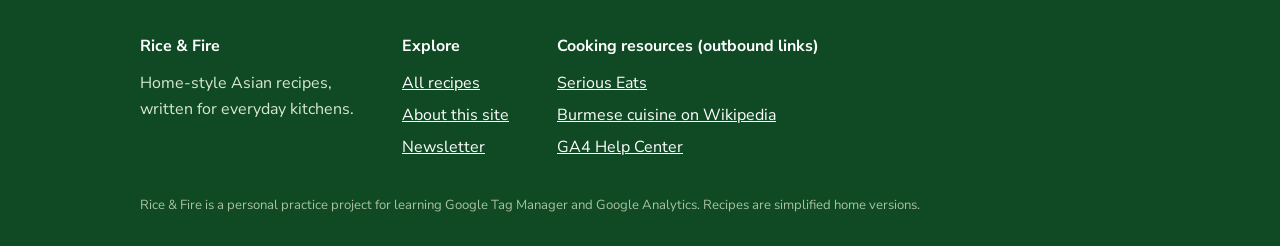
<file: mohinga.html>
<!DOCTYPE html>
<html lang="en">
<head>
<!-- Google Tag Manager -->
<!-- STEP: replace GTM-XXXXXXX below with your own container ID from tagmanager.google.com -->
<script>(function(w,d,s,l,i){w[l]=w[l]||[];w[l].push({'gtm.start':
new Date().getTime(),event:'gtm.js'});var f=d.getElementsByTagName(s)[0],
j=d.createElement(s),dl=l!='dataLayer'?'&l='+l:'';j.async=true;j.src=
'https://www.googletagmanager.com/gtm.js?id='+i+dl;f.parentNode.insertBefore(j,f);
})(window,document,'script','dataLayer','GTM-XXXXXXX');</script>
<!-- End Google Tag Manager -->
<meta charset="UTF-8">
<meta name="viewport" content="width=device-width, initial-scale=1.0">
<title>Mohinga (Burmese) | Rice &amp; Fire</title>
<meta name="description" content="Myanmar's beloved breakfast: a lemongrass and catfish broth thickened with toasted rice, served over rice noodles. This is a simplified weekday versio">
<link rel="preconnect" href="https://fonts.googleapis.com">
<link rel="preconnect" href="https://fonts.gstatic.com" crossorigin>
<link href="https://fonts.googleapis.com/css2?family=Fraunces:opsz,wght@9..144,500;9..144,600&family=Nunito+Sans:wght@400;700;800&display=swap" rel="stylesheet">
<link rel="stylesheet" href="style.css">
</head>
<body>
<!-- Google Tag Manager (noscript) -->
<noscript><iframe src="https://www.googletagmanager.com/ns.html?id=GTM-XXXXXXX"
height="0" width="0" style="display:none;visibility:hidden"></iframe></noscript>
<!-- End Google Tag Manager (noscript) -->
<header class="site-header">
  <div class="wrap">
    <a class="brand" href="index.html">Rice <span class="flame">&amp;</span> Fire</a>
    <nav class="site-nav">
      <a href="index.html">Home</a>
      <a href="recipes.html">Recipes</a>
      <a href="about.html">About</a>
      <a class="nav-cta" href="contact.html" id="nav-newsletter">Join the newsletter</a>
    </nav>
  </div>
</header>
<section class="recipe-hero">
  <div class="wrap">
    <div class="emoji">🐟</div>
    <span class="tag">Burmese</span>
    <h1>Mohinga</h1>
    <p class="recipe-meta"><span>⏱ 50 min</span><span>🍽 Serves 4</span><span>Heat: <span class="heat">🌶</span></span></p>
    <div class="recipe-actions">
      <button class="btn btn-primary" onclick="saveRecipe('Mohinga', 'Burmese')">♡ Save recipe</button>
      <button class="btn btn-ghost" onclick="printRecipe('Mohinga', 'Burmese')">🖨 Print recipe</button>
    </div>
  </div>
</section>

<div class="wrap">
  <div class="recipe-body">
    <div class="ingredients">
      <h2>Ingredients</h2>
      <ul>
        <li>400 g catfish or any firm white fish</li>
        <li>3 stalks lemongrass, bruised</li>
        <li>1 onion, sliced</li>
        <li>4 cloves garlic</li>
        <li>2 tbsp fish sauce</li>
        <li>2 tbsp toasted rice powder</li>
        <li>1 tsp turmeric</li>
        <li>300 g thin rice noodles</li>
        <li>Boiled egg, coriander and lime to serve</li>
      </ul>
    </div>
    <div class="steps">
      <h2>Method</h2>
      <p style="color:var(--muted); margin-bottom:18px;">Myanmar's beloved breakfast: a lemongrass and catfish broth thickened with toasted rice, served over rice noodles. This is a simplified weekday version that keeps the soul of the street-side bowl.</p>
      <ol>
        <li>Simmer the fish with lemongrass, half the onion and the turmeric in 1.2 L of water for 15 minutes, then lift the fish out and flake it.</li>
        <li>Fry the remaining onion and garlic until golden, then return them to the broth with the fish sauce.</li>
        <li>Whisk the toasted rice powder with a little cold water and stir it into the broth to thicken. Simmer 10 minutes.</li>
        <li>Return the flaked fish to the pot and taste — it should be savoury, gently sour and fragrant.</li>
        <li>Cook the rice noodles, divide between bowls, ladle over the broth and top with egg, coriander and lime.</li>
      </ol>
      <div class="tip"><strong>Cook's tip:</strong> Toasted rice powder is the secret to the body of the broth — dry-toast raw rice in a pan until golden, then grind it.</div>
    </div>
  </div>
</div>

<section class="block tinted">
  <div class="wrap">
    <h2>You might also like</h2>
    <div class="grid">
      <a class="card" href="larb-moo.html" data-cuisine="Lao" data-recipe-name="Larb Moo">
        <div class="plate">🥗</div>
        <div class="card-body">
          <span class="tag">Lao</span>
          <h3>Larb Moo</h3>
          <p class="meta">20 min · Serves 2 · <span class="heat">🌶🌶</span></p>
        </div>
      </a>
      <a class="card" href="pho-bo.html" data-cuisine="Vietnamese" data-recipe-name="Phở Bò">
        <div class="plate">🍜</div>
        <div class="card-body">
          <span class="tag">Vietnamese</span>
          <h3>Phở Bò</h3>
          <p class="meta">90 min · Serves 4 · <span class="heat">🌶</span></p>
        </div>
      </a>
      <a class="card" href="pad-kaprao.html" data-cuisine="Thai" data-recipe-name="Pad Kaprao">
        <div class="plate">🌿</div>
        <div class="card-body">
          <span class="tag">Thai</span>
          <h3>Pad Kaprao</h3>
          <p class="meta">15 min · Serves 2 · <span class="heat">🌶🌶🌶</span></p>
        </div>
      </a>
    </div>
  </div>
</section>
<footer class="site-footer">
  <div class="wrap">
    <div class="cols">
      <div>
        <h4>Rice &amp; Fire</h4>
        <p>Home-style Asian recipes,<br>written for everyday kitchens.</p>
      </div>
      <div>
        <h4>Explore</h4>
        <ul>
          <li><a href="recipes.html">All recipes</a></li>
          <li><a href="about.html">About this site</a></li>
          <li><a href="contact.html">Newsletter</a></li>
        </ul>
      </div>
      <div>
        <h4>Cooking resources (outbound links)</h4>
        <ul>
          <li><a href="https://www.seriouseats.com" target="_blank" rel="noopener">Serious Eats</a></li>
          <li><a href="https://en.wikipedia.org/wiki/Burmese_cuisine" target="_blank" rel="noopener">Burmese cuisine on Wikipedia</a></li>
          <li><a href="https://support.google.com/analytics" target="_blank" rel="noopener">GA4 Help Center</a></li>
        </ul>
      </div>
    </div>
    <p class="fine">Rice &amp; Fire is a personal practice project for learning Google Tag Manager and Google Analytics. Recipes are simplified home versions.</p>
  </div>
</footer>
<div id="toast"></div>
<script src="script.js"></script>
</body>
</html>
</file>
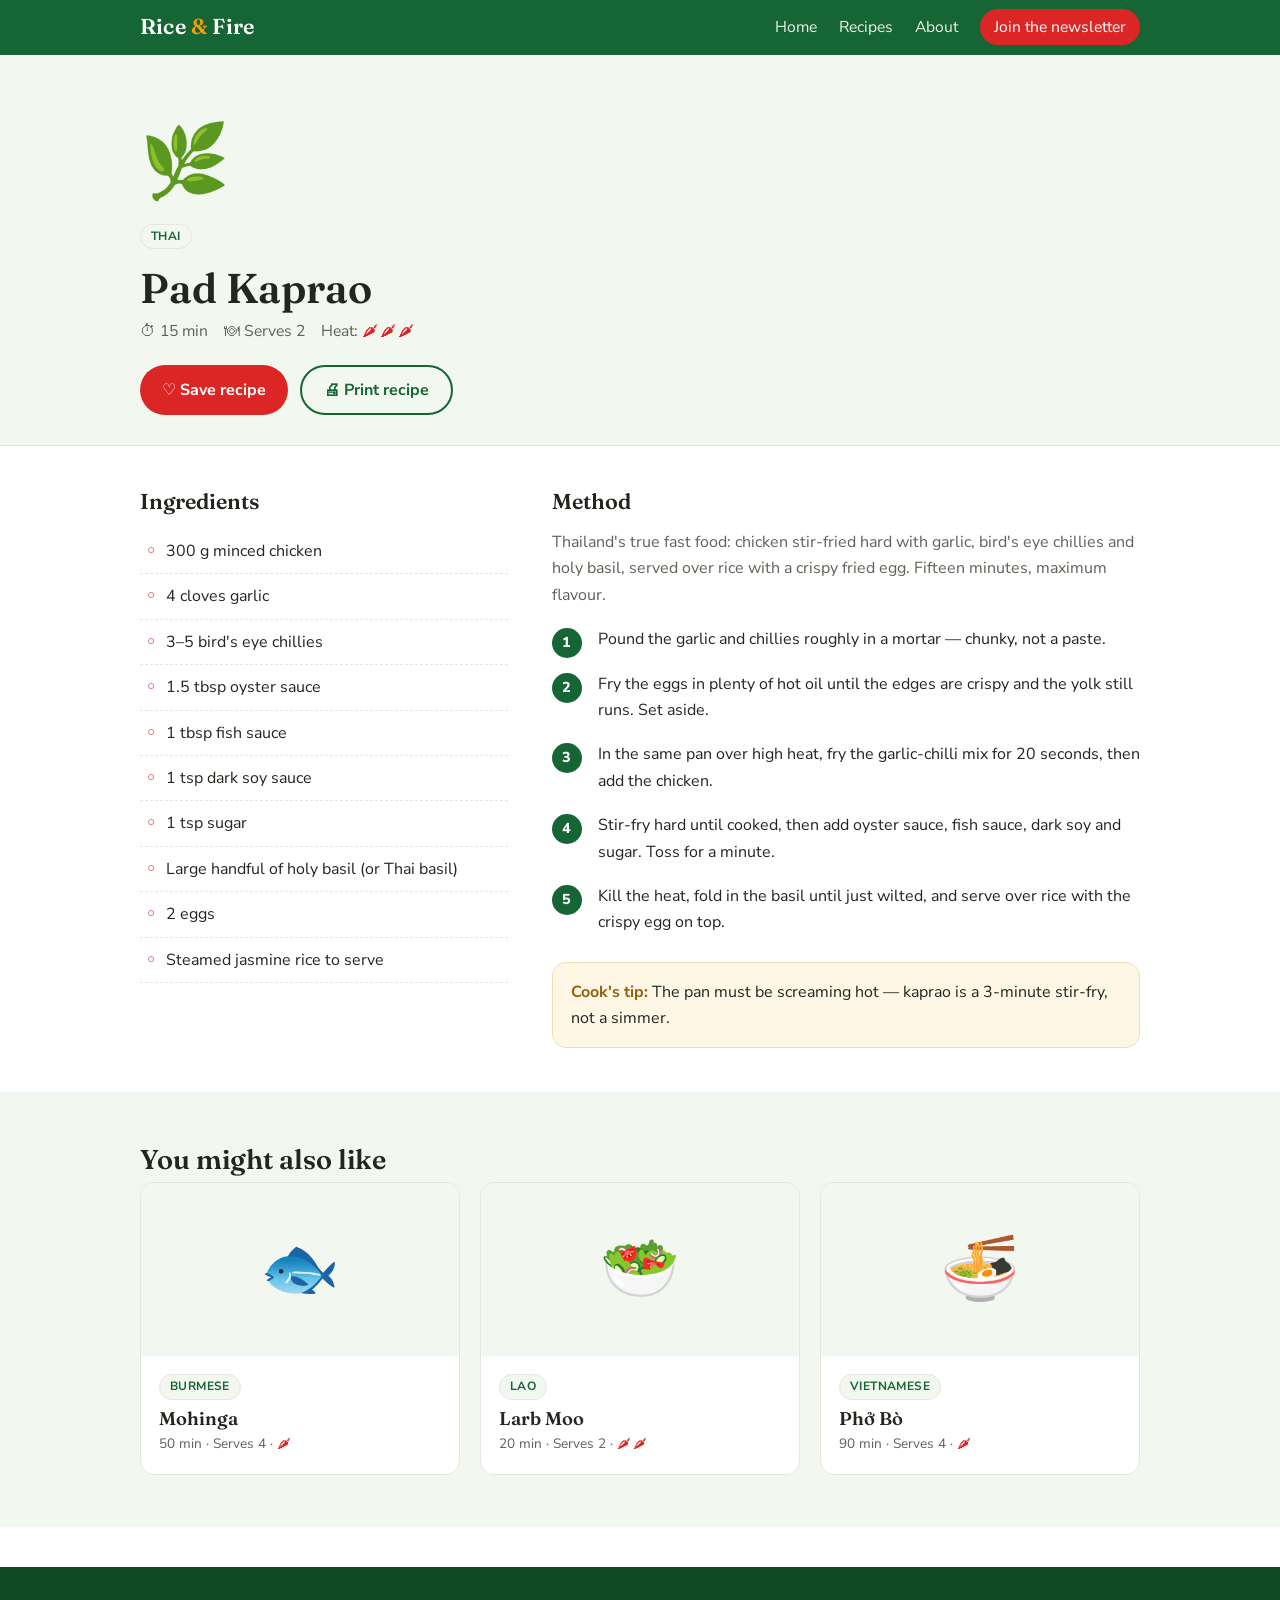
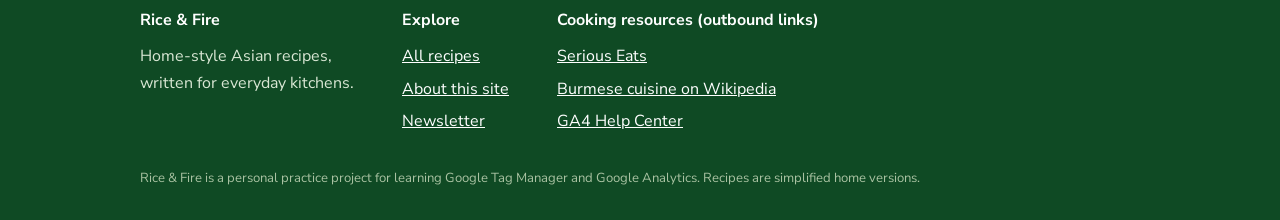
<file: pad-kaprao.html>
<!DOCTYPE html>
<html lang="en">
<head>
<!-- Google Tag Manager -->
<!-- STEP: replace GTM-XXXXXXX below with your own container ID from tagmanager.google.com -->
<script>(function(w,d,s,l,i){w[l]=w[l]||[];w[l].push({'gtm.start':
new Date().getTime(),event:'gtm.js'});var f=d.getElementsByTagName(s)[0],
j=d.createElement(s),dl=l!='dataLayer'?'&l='+l:'';j.async=true;j.src=
'https://www.googletagmanager.com/gtm.js?id='+i+dl;f.parentNode.insertBefore(j,f);
})(window,document,'script','dataLayer','GTM-XXXXXXX');</script>
<!-- End Google Tag Manager -->
<meta charset="UTF-8">
<meta name="viewport" content="width=device-width, initial-scale=1.0">
<title>Pad Kaprao (Thai) | Rice &amp; Fire</title>
<meta name="description" content="Thailand's true fast food: chicken stir-fried hard with garlic, bird's eye chillies and holy basil, served over rice with a crispy fried egg. Fifteen ">
<link rel="preconnect" href="https://fonts.googleapis.com">
<link rel="preconnect" href="https://fonts.gstatic.com" crossorigin>
<link href="https://fonts.googleapis.com/css2?family=Fraunces:opsz,wght@9..144,500;9..144,600&family=Nunito+Sans:wght@400;700;800&display=swap" rel="stylesheet">
<link rel="stylesheet" href="style.css">
</head>
<body>
<!-- Google Tag Manager (noscript) -->
<noscript><iframe src="https://www.googletagmanager.com/ns.html?id=GTM-XXXXXXX"
height="0" width="0" style="display:none;visibility:hidden"></iframe></noscript>
<!-- End Google Tag Manager (noscript) -->
<header class="site-header">
  <div class="wrap">
    <a class="brand" href="index.html">Rice <span class="flame">&amp;</span> Fire</a>
    <nav class="site-nav">
      <a href="index.html">Home</a>
      <a href="recipes.html">Recipes</a>
      <a href="about.html">About</a>
      <a class="nav-cta" href="contact.html" id="nav-newsletter">Join the newsletter</a>
    </nav>
  </div>
</header>
<section class="recipe-hero">
  <div class="wrap">
    <div class="emoji">🌿</div>
    <span class="tag">Thai</span>
    <h1>Pad Kaprao</h1>
    <p class="recipe-meta"><span>⏱ 15 min</span><span>🍽 Serves 2</span><span>Heat: <span class="heat">🌶🌶🌶</span></span></p>
    <div class="recipe-actions">
      <button class="btn btn-primary" onclick="saveRecipe('Pad Kaprao', 'Thai')">♡ Save recipe</button>
      <button class="btn btn-ghost" onclick="printRecipe('Pad Kaprao', 'Thai')">🖨 Print recipe</button>
    </div>
  </div>
</section>

<div class="wrap">
  <div class="recipe-body">
    <div class="ingredients">
      <h2>Ingredients</h2>
      <ul>
        <li>300 g minced chicken</li>
        <li>4 cloves garlic</li>
        <li>3–5 bird's eye chillies</li>
        <li>1.5 tbsp oyster sauce</li>
        <li>1 tbsp fish sauce</li>
        <li>1 tsp dark soy sauce</li>
        <li>1 tsp sugar</li>
        <li>Large handful of holy basil (or Thai basil)</li>
        <li>2 eggs</li>
        <li>Steamed jasmine rice to serve</li>
      </ul>
    </div>
    <div class="steps">
      <h2>Method</h2>
      <p style="color:var(--muted); margin-bottom:18px;">Thailand's true fast food: chicken stir-fried hard with garlic, bird's eye chillies and holy basil, served over rice with a crispy fried egg. Fifteen minutes, maximum flavour.</p>
      <ol>
        <li>Pound the garlic and chillies roughly in a mortar — chunky, not a paste.</li>
        <li>Fry the eggs in plenty of hot oil until the edges are crispy and the yolk still runs. Set aside.</li>
        <li>In the same pan over high heat, fry the garlic-chilli mix for 20 seconds, then add the chicken.</li>
        <li>Stir-fry hard until cooked, then add oyster sauce, fish sauce, dark soy and sugar. Toss for a minute.</li>
        <li>Kill the heat, fold in the basil until just wilted, and serve over rice with the crispy egg on top.</li>
      </ol>
      <div class="tip"><strong>Cook's tip:</strong> The pan must be screaming hot — kaprao is a 3-minute stir-fry, not a simmer.</div>
    </div>
  </div>
</div>

<section class="block tinted">
  <div class="wrap">
    <h2>You might also like</h2>
    <div class="grid">
      <a class="card" href="mohinga.html" data-cuisine="Burmese" data-recipe-name="Mohinga">
        <div class="plate">🐟</div>
        <div class="card-body">
          <span class="tag">Burmese</span>
          <h3>Mohinga</h3>
          <p class="meta">50 min · Serves 4 · <span class="heat">🌶</span></p>
        </div>
      </a>
      <a class="card" href="larb-moo.html" data-cuisine="Lao" data-recipe-name="Larb Moo">
        <div class="plate">🥗</div>
        <div class="card-body">
          <span class="tag">Lao</span>
          <h3>Larb Moo</h3>
          <p class="meta">20 min · Serves 2 · <span class="heat">🌶🌶</span></p>
        </div>
      </a>
      <a class="card" href="pho-bo.html" data-cuisine="Vietnamese" data-recipe-name="Phở Bò">
        <div class="plate">🍜</div>
        <div class="card-body">
          <span class="tag">Vietnamese</span>
          <h3>Phở Bò</h3>
          <p class="meta">90 min · Serves 4 · <span class="heat">🌶</span></p>
        </div>
      </a>
    </div>
  </div>
</section>
<footer class="site-footer">
  <div class="wrap">
    <div class="cols">
      <div>
        <h4>Rice &amp; Fire</h4>
        <p>Home-style Asian recipes,<br>written for everyday kitchens.</p>
      </div>
      <div>
        <h4>Explore</h4>
        <ul>
          <li><a href="recipes.html">All recipes</a></li>
          <li><a href="about.html">About this site</a></li>
          <li><a href="contact.html">Newsletter</a></li>
        </ul>
      </div>
      <div>
        <h4>Cooking resources (outbound links)</h4>
        <ul>
          <li><a href="https://www.seriouseats.com" target="_blank" rel="noopener">Serious Eats</a></li>
          <li><a href="https://en.wikipedia.org/wiki/Burmese_cuisine" target="_blank" rel="noopener">Burmese cuisine on Wikipedia</a></li>
          <li><a href="https://support.google.com/analytics" target="_blank" rel="noopener">GA4 Help Center</a></li>
        </ul>
      </div>
    </div>
    <p class="fine">Rice &amp; Fire is a personal practice project for learning Google Tag Manager and Google Analytics. Recipes are simplified home versions.</p>
  </div>
</footer>
<div id="toast"></div>
<script src="script.js"></script>
</body>
</html>
</file>
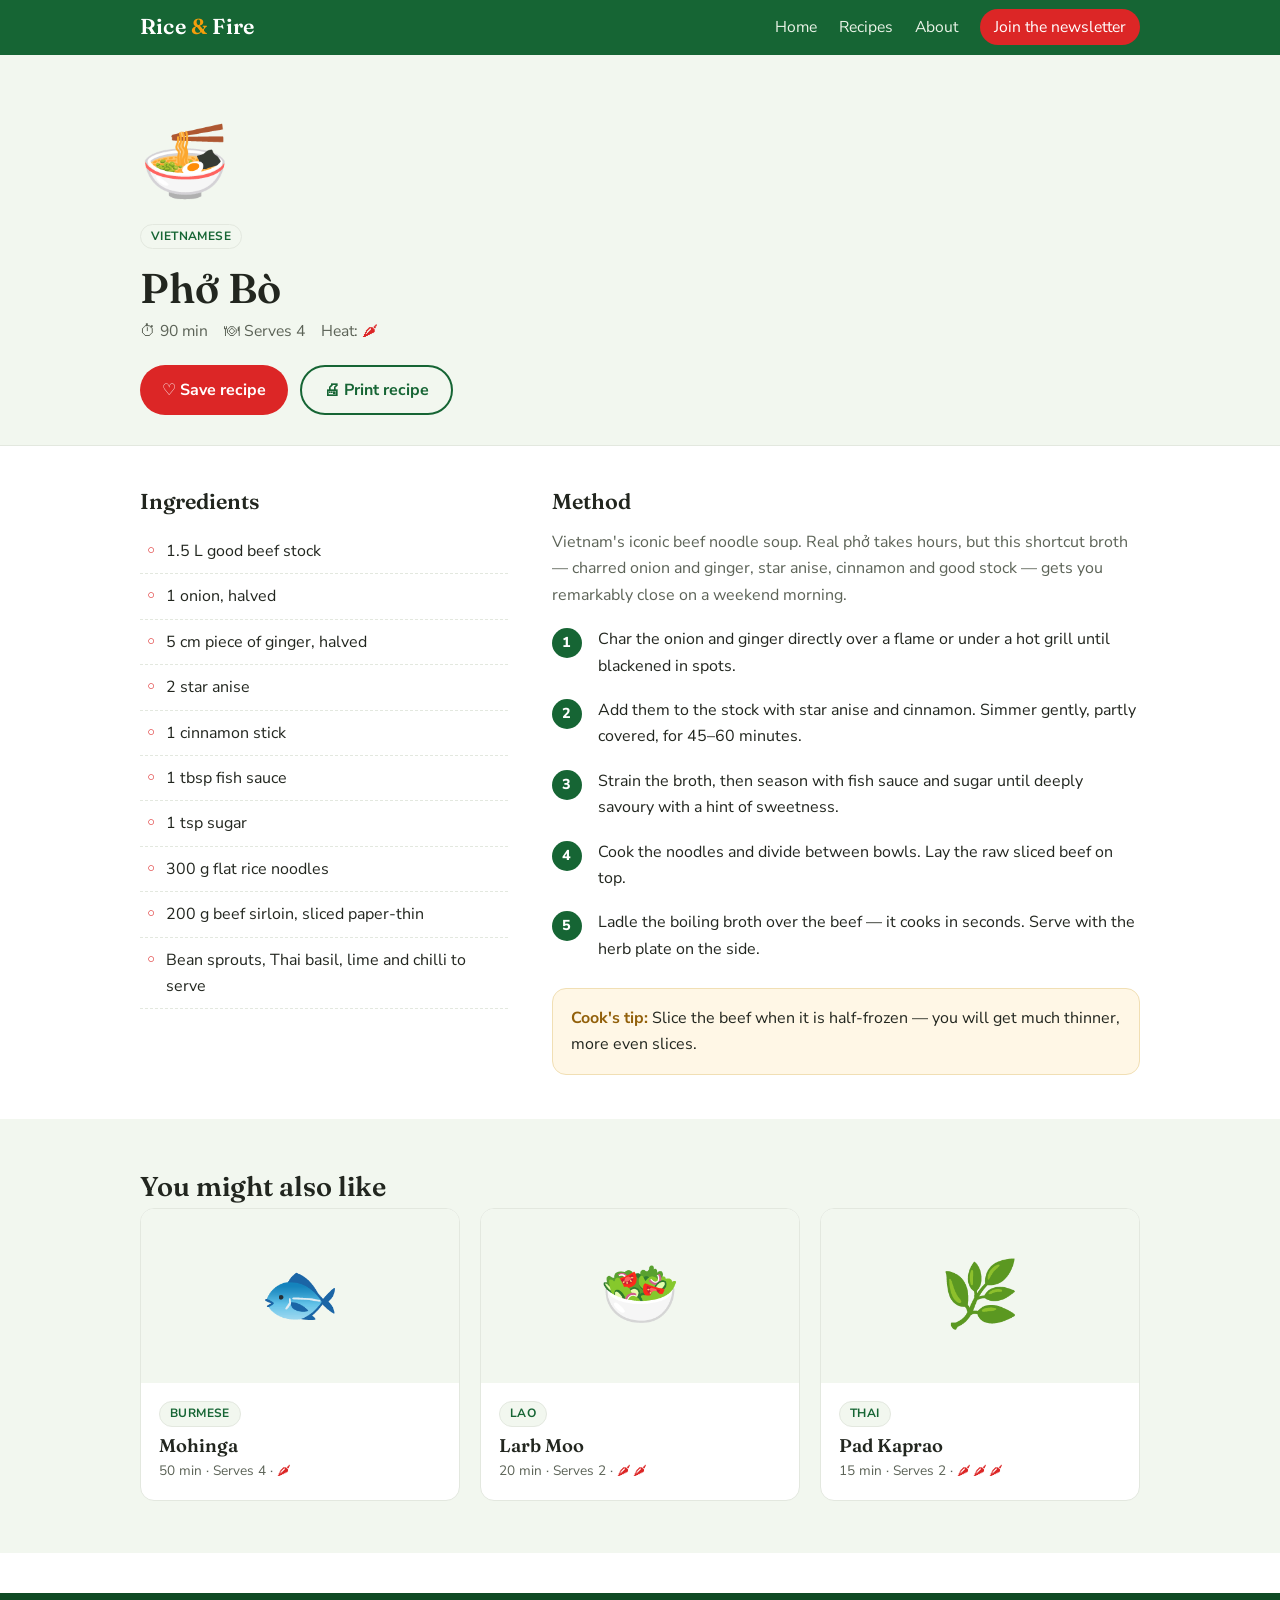
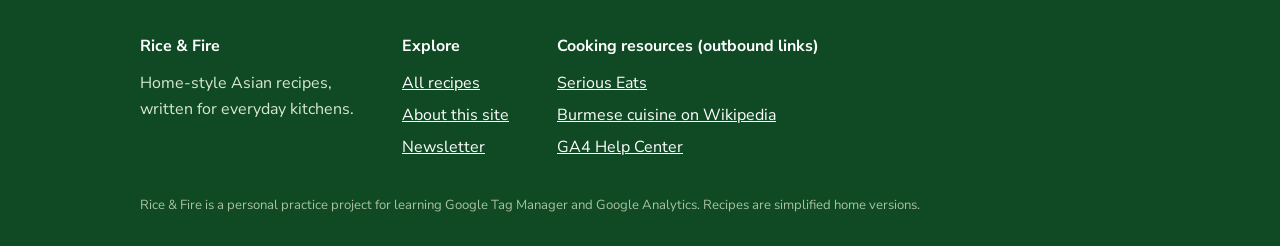
<file: pho-bo.html>
<!DOCTYPE html>
<html lang="en">
<head>
<!-- Google Tag Manager -->
<!-- STEP: replace GTM-XXXXXXX below with your own container ID from tagmanager.google.com -->
<script>(function(w,d,s,l,i){w[l]=w[l]||[];w[l].push({'gtm.start':
new Date().getTime(),event:'gtm.js'});var f=d.getElementsByTagName(s)[0],
j=d.createElement(s),dl=l!='dataLayer'?'&l='+l:'';j.async=true;j.src=
'https://www.googletagmanager.com/gtm.js?id='+i+dl;f.parentNode.insertBefore(j,f);
})(window,document,'script','dataLayer','GTM-XXXXXXX');</script>
<!-- End Google Tag Manager -->
<meta charset="UTF-8">
<meta name="viewport" content="width=device-width, initial-scale=1.0">
<title>Phở Bò (Vietnamese) | Rice &amp; Fire</title>
<meta name="description" content="Vietnam's iconic beef noodle soup. Real phở takes hours, but this shortcut broth — charred onion and ginger, star anise, cinnamon and good stock — get">
<link rel="preconnect" href="https://fonts.googleapis.com">
<link rel="preconnect" href="https://fonts.gstatic.com" crossorigin>
<link href="https://fonts.googleapis.com/css2?family=Fraunces:opsz,wght@9..144,500;9..144,600&family=Nunito+Sans:wght@400;700;800&display=swap" rel="stylesheet">
<link rel="stylesheet" href="style.css">
</head>
<body>
<!-- Google Tag Manager (noscript) -->
<noscript><iframe src="https://www.googletagmanager.com/ns.html?id=GTM-XXXXXXX"
height="0" width="0" style="display:none;visibility:hidden"></iframe></noscript>
<!-- End Google Tag Manager (noscript) -->
<header class="site-header">
  <div class="wrap">
    <a class="brand" href="index.html">Rice <span class="flame">&amp;</span> Fire</a>
    <nav class="site-nav">
      <a href="index.html">Home</a>
      <a href="recipes.html">Recipes</a>
      <a href="about.html">About</a>
      <a class="nav-cta" href="contact.html" id="nav-newsletter">Join the newsletter</a>
    </nav>
  </div>
</header>
<section class="recipe-hero">
  <div class="wrap">
    <div class="emoji">🍜</div>
    <span class="tag">Vietnamese</span>
    <h1>Phở Bò</h1>
    <p class="recipe-meta"><span>⏱ 90 min</span><span>🍽 Serves 4</span><span>Heat: <span class="heat">🌶</span></span></p>
    <div class="recipe-actions">
      <button class="btn btn-primary" onclick="saveRecipe('Phở Bò', 'Vietnamese')">♡ Save recipe</button>
      <button class="btn btn-ghost" onclick="printRecipe('Phở Bò', 'Vietnamese')">🖨 Print recipe</button>
    </div>
  </div>
</section>

<div class="wrap">
  <div class="recipe-body">
    <div class="ingredients">
      <h2>Ingredients</h2>
      <ul>
        <li>1.5 L good beef stock</li>
        <li>1 onion, halved</li>
        <li>5 cm piece of ginger, halved</li>
        <li>2 star anise</li>
        <li>1 cinnamon stick</li>
        <li>1 tbsp fish sauce</li>
        <li>1 tsp sugar</li>
        <li>300 g flat rice noodles</li>
        <li>200 g beef sirloin, sliced paper-thin</li>
        <li>Bean sprouts, Thai basil, lime and chilli to serve</li>
      </ul>
    </div>
    <div class="steps">
      <h2>Method</h2>
      <p style="color:var(--muted); margin-bottom:18px;">Vietnam's iconic beef noodle soup. Real phở takes hours, but this shortcut broth — charred onion and ginger, star anise, cinnamon and good stock — gets you remarkably close on a weekend morning.</p>
      <ol>
        <li>Char the onion and ginger directly over a flame or under a hot grill until blackened in spots.</li>
        <li>Add them to the stock with star anise and cinnamon. Simmer gently, partly covered, for 45–60 minutes.</li>
        <li>Strain the broth, then season with fish sauce and sugar until deeply savoury with a hint of sweetness.</li>
        <li>Cook the noodles and divide between bowls. Lay the raw sliced beef on top.</li>
        <li>Ladle the boiling broth over the beef — it cooks in seconds. Serve with the herb plate on the side.</li>
      </ol>
      <div class="tip"><strong>Cook's tip:</strong> Slice the beef when it is half-frozen — you will get much thinner, more even slices.</div>
    </div>
  </div>
</div>

<section class="block tinted">
  <div class="wrap">
    <h2>You might also like</h2>
    <div class="grid">
      <a class="card" href="mohinga.html" data-cuisine="Burmese" data-recipe-name="Mohinga">
        <div class="plate">🐟</div>
        <div class="card-body">
          <span class="tag">Burmese</span>
          <h3>Mohinga</h3>
          <p class="meta">50 min · Serves 4 · <span class="heat">🌶</span></p>
        </div>
      </a>
      <a class="card" href="larb-moo.html" data-cuisine="Lao" data-recipe-name="Larb Moo">
        <div class="plate">🥗</div>
        <div class="card-body">
          <span class="tag">Lao</span>
          <h3>Larb Moo</h3>
          <p class="meta">20 min · Serves 2 · <span class="heat">🌶🌶</span></p>
        </div>
      </a>
      <a class="card" href="pad-kaprao.html" data-cuisine="Thai" data-recipe-name="Pad Kaprao">
        <div class="plate">🌿</div>
        <div class="card-body">
          <span class="tag">Thai</span>
          <h3>Pad Kaprao</h3>
          <p class="meta">15 min · Serves 2 · <span class="heat">🌶🌶🌶</span></p>
        </div>
      </a>
    </div>
  </div>
</section>
<footer class="site-footer">
  <div class="wrap">
    <div class="cols">
      <div>
        <h4>Rice &amp; Fire</h4>
        <p>Home-style Asian recipes,<br>written for everyday kitchens.</p>
      </div>
      <div>
        <h4>Explore</h4>
        <ul>
          <li><a href="recipes.html">All recipes</a></li>
          <li><a href="about.html">About this site</a></li>
          <li><a href="contact.html">Newsletter</a></li>
        </ul>
      </div>
      <div>
        <h4>Cooking resources (outbound links)</h4>
        <ul>
          <li><a href="https://www.seriouseats.com" target="_blank" rel="noopener">Serious Eats</a></li>
          <li><a href="https://en.wikipedia.org/wiki/Burmese_cuisine" target="_blank" rel="noopener">Burmese cuisine on Wikipedia</a></li>
          <li><a href="https://support.google.com/analytics" target="_blank" rel="noopener">GA4 Help Center</a></li>
        </ul>
      </div>
    </div>
    <p class="fine">Rice &amp; Fire is a personal practice project for learning Google Tag Manager and Google Analytics. Recipes are simplified home versions.</p>
  </div>
</footer>
<div id="toast"></div>
<script src="script.js"></script>
</body>
</html>
</file>
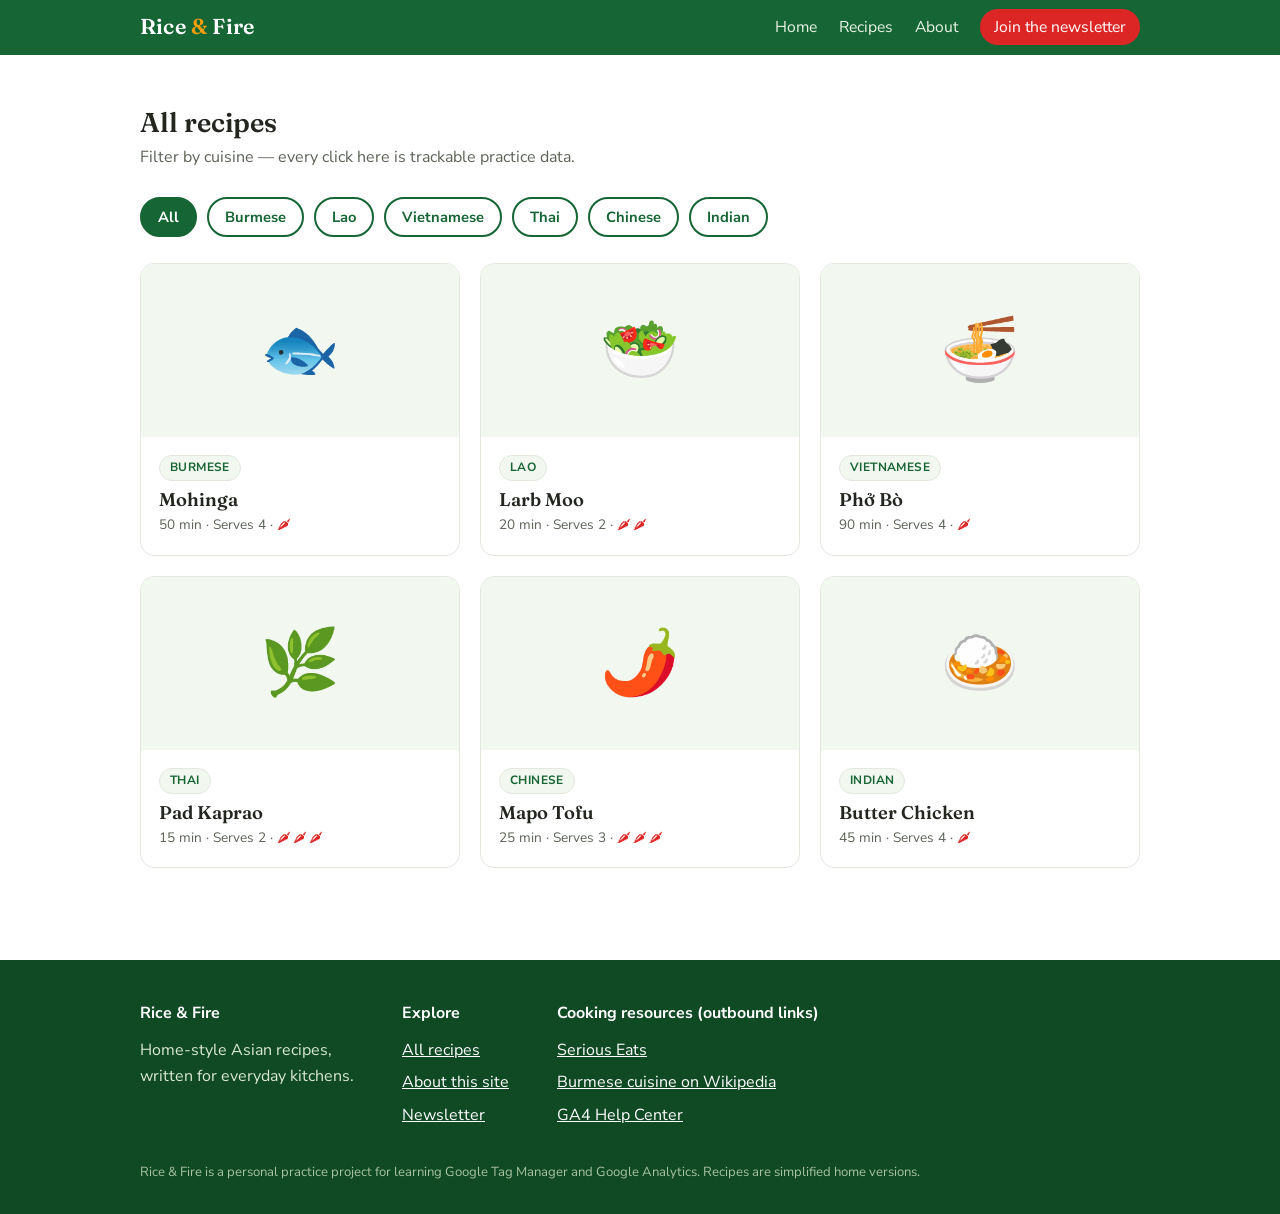
<file: recipes.html>
<!DOCTYPE html>
<html lang="en">
<head>
<!-- Google Tag Manager -->
<!-- STEP: replace GTM-XXXXXXX below with your own container ID from tagmanager.google.com -->
<script>(function(w,d,s,l,i){w[l]=w[l]||[];w[l].push({'gtm.start':
new Date().getTime(),event:'gtm.js'});var f=d.getElementsByTagName(s)[0],
j=d.createElement(s),dl=l!='dataLayer'?'&l='+l:'';j.async=true;j.src=
'https://www.googletagmanager.com/gtm.js?id='+i+dl;f.parentNode.insertBefore(j,f);
})(window,document,'script','dataLayer','GTM-XXXXXXX');</script>
<!-- End Google Tag Manager -->
<meta charset="UTF-8">
<meta name="viewport" content="width=device-width, initial-scale=1.0">
<title>All recipes | Rice &amp; Fire</title>
<meta name="description" content="Browse all Asian recipes by cuisine.">
<link rel="preconnect" href="https://fonts.googleapis.com">
<link rel="preconnect" href="https://fonts.gstatic.com" crossorigin>
<link href="https://fonts.googleapis.com/css2?family=Fraunces:opsz,wght@9..144,500;9..144,600&family=Nunito+Sans:wght@400;700;800&display=swap" rel="stylesheet">
<link rel="stylesheet" href="style.css">
</head>
<body>
<!-- Google Tag Manager (noscript) -->
<noscript><iframe src="https://www.googletagmanager.com/ns.html?id=GTM-XXXXXXX"
height="0" width="0" style="display:none;visibility:hidden"></iframe></noscript>
<!-- End Google Tag Manager (noscript) -->
<header class="site-header">
  <div class="wrap">
    <a class="brand" href="index.html">Rice <span class="flame">&amp;</span> Fire</a>
    <nav class="site-nav">
      <a href="index.html">Home</a>
      <a href="recipes.html">Recipes</a>
      <a href="about.html">About</a>
      <a class="nav-cta" href="contact.html" id="nav-newsletter">Join the newsletter</a>
    </nav>
  </div>
</header>
<section class="block">
  <div class="wrap">
    <h2>All recipes</h2>
    <p class="sub">Filter by cuisine — every click here is trackable practice data.</p>
    <div class="filters">
      <button class="filter-btn active" onclick="filterRecipes('all', this)">All</button>
      <button class="filter-btn" onclick="filterRecipes('Burmese', this)">Burmese</button>
      <button class="filter-btn" onclick="filterRecipes('Lao', this)">Lao</button>
      <button class="filter-btn" onclick="filterRecipes('Vietnamese', this)">Vietnamese</button>
      <button class="filter-btn" onclick="filterRecipes('Thai', this)">Thai</button>
      <button class="filter-btn" onclick="filterRecipes('Chinese', this)">Chinese</button>
      <button class="filter-btn" onclick="filterRecipes('Indian', this)">Indian</button>
    </div>
    <div class="grid">
      <a class="card" href="mohinga.html" data-cuisine="Burmese" data-recipe-name="Mohinga">
        <div class="plate">🐟</div>
        <div class="card-body">
          <span class="tag">Burmese</span>
          <h3>Mohinga</h3>
          <p class="meta">50 min · Serves 4 · <span class="heat">🌶</span></p>
        </div>
      </a>
      <a class="card" href="larb-moo.html" data-cuisine="Lao" data-recipe-name="Larb Moo">
        <div class="plate">🥗</div>
        <div class="card-body">
          <span class="tag">Lao</span>
          <h3>Larb Moo</h3>
          <p class="meta">20 min · Serves 2 · <span class="heat">🌶🌶</span></p>
        </div>
      </a>
      <a class="card" href="pho-bo.html" data-cuisine="Vietnamese" data-recipe-name="Phở Bò">
        <div class="plate">🍜</div>
        <div class="card-body">
          <span class="tag">Vietnamese</span>
          <h3>Phở Bò</h3>
          <p class="meta">90 min · Serves 4 · <span class="heat">🌶</span></p>
        </div>
      </a>
      <a class="card" href="pad-kaprao.html" data-cuisine="Thai" data-recipe-name="Pad Kaprao">
        <div class="plate">🌿</div>
        <div class="card-body">
          <span class="tag">Thai</span>
          <h3>Pad Kaprao</h3>
          <p class="meta">15 min · Serves 2 · <span class="heat">🌶🌶🌶</span></p>
        </div>
      </a>
      <a class="card" href="mapo-tofu.html" data-cuisine="Chinese" data-recipe-name="Mapo Tofu">
        <div class="plate">🌶️</div>
        <div class="card-body">
          <span class="tag">Chinese</span>
          <h3>Mapo Tofu</h3>
          <p class="meta">25 min · Serves 3 · <span class="heat">🌶🌶🌶</span></p>
        </div>
      </a>
      <a class="card" href="butter-chicken.html" data-cuisine="Indian" data-recipe-name="Butter Chicken">
        <div class="plate">🍛</div>
        <div class="card-body">
          <span class="tag">Indian</span>
          <h3>Butter Chicken</h3>
          <p class="meta">45 min · Serves 4 · <span class="heat">🌶</span></p>
        </div>
      </a>
    </div>
  </div>
</section>
<footer class="site-footer">
  <div class="wrap">
    <div class="cols">
      <div>
        <h4>Rice &amp; Fire</h4>
        <p>Home-style Asian recipes,<br>written for everyday kitchens.</p>
      </div>
      <div>
        <h4>Explore</h4>
        <ul>
          <li><a href="recipes.html">All recipes</a></li>
          <li><a href="about.html">About this site</a></li>
          <li><a href="contact.html">Newsletter</a></li>
        </ul>
      </div>
      <div>
        <h4>Cooking resources (outbound links)</h4>
        <ul>
          <li><a href="https://www.seriouseats.com" target="_blank" rel="noopener">Serious Eats</a></li>
          <li><a href="https://en.wikipedia.org/wiki/Burmese_cuisine" target="_blank" rel="noopener">Burmese cuisine on Wikipedia</a></li>
          <li><a href="https://support.google.com/analytics" target="_blank" rel="noopener">GA4 Help Center</a></li>
        </ul>
      </div>
    </div>
    <p class="fine">Rice &amp; Fire is a personal practice project for learning Google Tag Manager and Google Analytics. Recipes are simplified home versions.</p>
  </div>
</footer>
<div id="toast"></div>
<script src="script.js"></script>
</body>
</html>
</file>
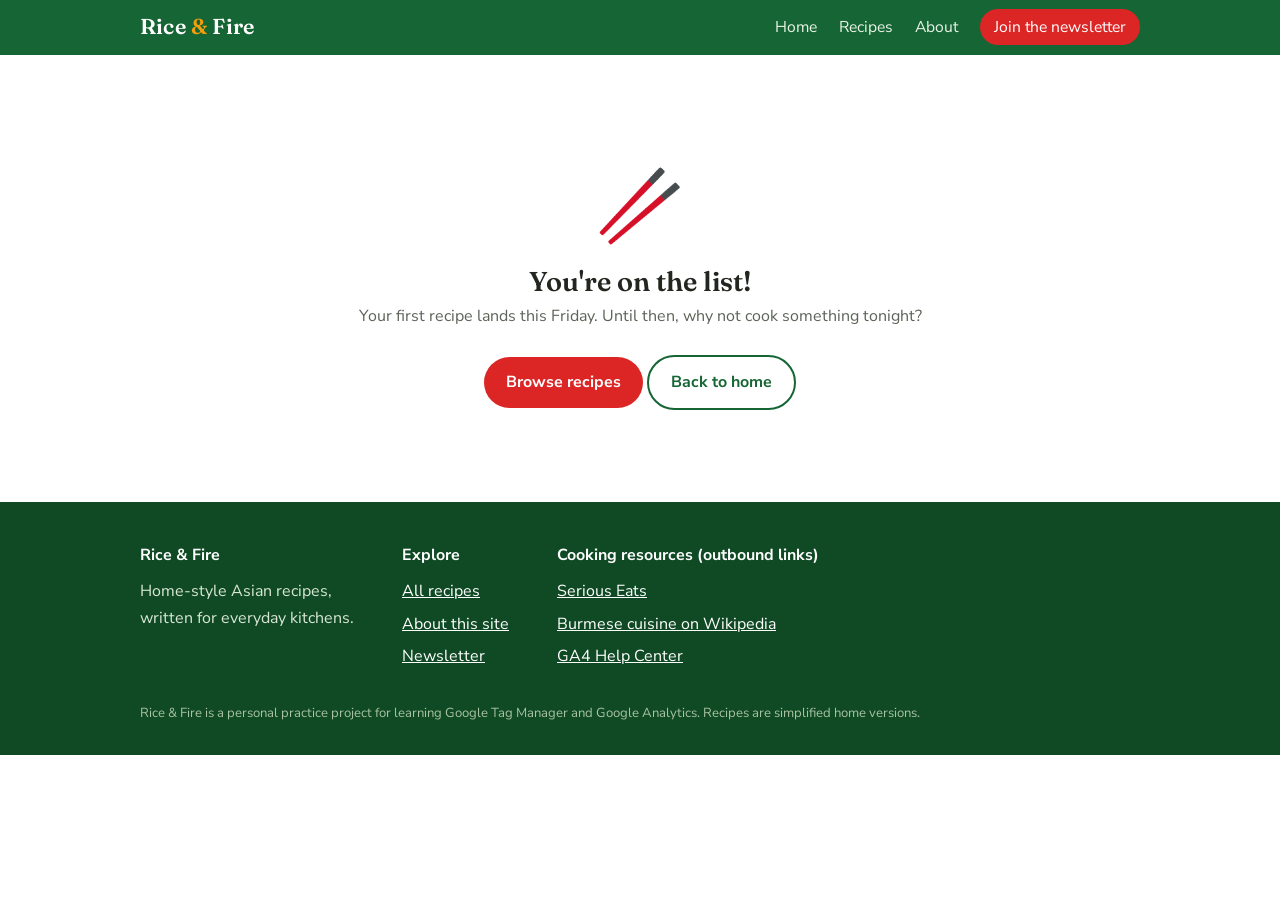
<file: thank-you.html>
<!DOCTYPE html>
<html lang="en">
<head>
<!-- Google Tag Manager -->
<!-- STEP: replace GTM-XXXXXXX below with your own container ID from tagmanager.google.com -->
<script>(function(w,d,s,l,i){w[l]=w[l]||[];w[l].push({'gtm.start':
new Date().getTime(),event:'gtm.js'});var f=d.getElementsByTagName(s)[0],
j=d.createElement(s),dl=l!='dataLayer'?'&l='+l:'';j.async=true;j.src=
'https://www.googletagmanager.com/gtm.js?id='+i+dl;f.parentNode.insertBefore(j,f);
})(window,document,'script','dataLayer','GTM-XXXXXXX');</script>
<!-- End Google Tag Manager -->
<meta charset="UTF-8">
<meta name="viewport" content="width=device-width, initial-scale=1.0">
<title>Thank you | Rice &amp; Fire</title>
<meta name="description" content="You have joined the Rice & Fire newsletter.">
<link rel="preconnect" href="https://fonts.googleapis.com">
<link rel="preconnect" href="https://fonts.gstatic.com" crossorigin>
<link href="https://fonts.googleapis.com/css2?family=Fraunces:opsz,wght@9..144,500;9..144,600&family=Nunito+Sans:wght@400;700;800&display=swap" rel="stylesheet">
<link rel="stylesheet" href="style.css">
</head>
<body>
<!-- Google Tag Manager (noscript) -->
<noscript><iframe src="https://www.googletagmanager.com/ns.html?id=GTM-XXXXXXX"
height="0" width="0" style="display:none;visibility:hidden"></iframe></noscript>
<!-- End Google Tag Manager (noscript) -->
<header class="site-header">
  <div class="wrap">
    <a class="brand" href="index.html">Rice <span class="flame">&amp;</span> Fire</a>
    <nav class="site-nav">
      <a href="index.html">Home</a>
      <a href="recipes.html">Recipes</a>
      <a href="about.html">About</a>
      <a class="nav-cta" href="contact.html" id="nav-newsletter">Join the newsletter</a>
    </nav>
  </div>
</header>
<section class="block">
  <div class="wrap" style="max-width:640px; text-align:center; padding-top:40px;">
    <div style="font-size:72px;">🥢</div>
    <h2>You're on the list!</h2>
    <p class="sub">Your first recipe lands this Friday. Until then, why not cook something tonight?</p>
    <a class="btn btn-primary" href="recipes.html">Browse recipes</a>
    <a class="btn btn-ghost" href="index.html">Back to home</a>
  </div>
</section>
<footer class="site-footer">
  <div class="wrap">
    <div class="cols">
      <div>
        <h4>Rice &amp; Fire</h4>
        <p>Home-style Asian recipes,<br>written for everyday kitchens.</p>
      </div>
      <div>
        <h4>Explore</h4>
        <ul>
          <li><a href="recipes.html">All recipes</a></li>
          <li><a href="about.html">About this site</a></li>
          <li><a href="contact.html">Newsletter</a></li>
        </ul>
      </div>
      <div>
        <h4>Cooking resources (outbound links)</h4>
        <ul>
          <li><a href="https://www.seriouseats.com" target="_blank" rel="noopener">Serious Eats</a></li>
          <li><a href="https://en.wikipedia.org/wiki/Burmese_cuisine" target="_blank" rel="noopener">Burmese cuisine on Wikipedia</a></li>
          <li><a href="https://support.google.com/analytics" target="_blank" rel="noopener">GA4 Help Center</a></li>
        </ul>
      </div>
    </div>
    <p class="fine">Rice &amp; Fire is a personal practice project for learning Google Tag Manager and Google Analytics. Recipes are simplified home versions.</p>
  </div>
</footer>
<div id="toast"></div>
<script src="script.js"></script>
</body>
</html>
</file>
<file: style.css>
/* Rice & Fire — Asian Home Cooking (GTM/GA4 practice site) */

:root {
  --green: #166534;
  --green-dark: #0F4A24;
  --chili: #DC2626;
  --turmeric: #F59E0B;
  --ink: #22261F;
  --muted: #5C6357;
  --bg: #FFFFFF;
  --soft: #F2F7EF;
  --line: #E3E8DF;
  --radius: 14px;
}

* { box-sizing: border-box; margin: 0; padding: 0; }

html { scroll-behavior: smooth; }

body {
  font-family: 'Nunito Sans', system-ui, sans-serif;
  color: var(--ink);
  background: var(--bg);
  line-height: 1.65;
}

h1, h2, h3, .brand {
  font-family: 'Fraunces', Georgia, serif;
  line-height: 1.15;
  font-weight: 600;
}

a { color: var(--green); }

.wrap { max-width: 1040px; margin: 0 auto; padding: 0 20px; }

/* Header */
.site-header {
  background: var(--green);
  color: #fff;
  padding: 14px 0;
  position: sticky;
  top: 0;
  z-index: 10;
}
.site-header .wrap {
  display: flex;
  align-items: center;
  justify-content: space-between;
  gap: 16px;
  flex-wrap: wrap;
}
.brand {
  color: #fff;
  text-decoration: none;
  font-size: 1.35rem;
  letter-spacing: 0.2px;
}
.brand .flame { color: var(--turmeric); }
.site-nav a {
  color: #EAF3E7;
  text-decoration: none;
  margin-left: 18px;
  font-size: 0.98rem;
}
.site-nav a:hover { color: #fff; text-decoration: underline; }
.site-nav a.nav-cta {
  background: var(--chili);
  color: #fff;
  padding: 7px 14px;
  border-radius: 999px;
}

/* Hero */
.hero {
  background: linear-gradient(160deg, var(--soft) 0%, #FFFFFF 70%);
  border-bottom: 1px solid var(--line);
  padding: 64px 0 56px;
}
.hero h1 { font-size: clamp(2rem, 5vw, 3.2rem); max-width: 640px; }
.hero p.lead {
  font-size: 1.15rem;
  color: var(--muted);
  max-width: 560px;
  margin: 16px 0 26px;
}
.hero .cuisines { font-size: 1rem; color: var(--muted); margin-top: 22px; }

/* Buttons */
.btn {
  display: inline-block;
  border: none;
  cursor: pointer;
  text-decoration: none;
  font-family: inherit;
  font-size: 1rem;
  font-weight: 700;
  padding: 12px 22px;
  border-radius: 999px;
  transition: transform .12s ease, box-shadow .12s ease;
}
.btn:hover { transform: translateY(-1px); }
.btn-primary { background: var(--chili); color: #fff; }
.btn-secondary { background: var(--green); color: #fff; }
.btn-ghost { background: transparent; color: var(--green); border: 2px solid var(--green); }

/* Sections */
section.block { padding: 52px 0; }
section.block.tinted { background: var(--soft); }
.block h2 { font-size: 1.7rem; margin-bottom: 6px; }
.block p.sub { color: var(--muted); margin-bottom: 26px; }

/* Recipe cards */
.grid {
  display: grid;
  grid-template-columns: repeat(auto-fill, minmax(250px, 1fr));
  gap: 20px;
}
.card {
  background: #fff;
  border: 1px solid var(--line);
  border-radius: var(--radius);
  overflow: hidden;
  text-decoration: none;
  color: var(--ink);
  display: flex;
  flex-direction: column;
  transition: box-shadow .15s ease, transform .15s ease;
}
.card:hover { box-shadow: 0 8px 24px rgba(20, 60, 30, .12); transform: translateY(-2px); }
.card .plate {
  background: var(--soft);
  display: flex;
  align-items: center;
  justify-content: center;
  font-size: 64px;
  padding: 34px 0;
}
.card .card-body { padding: 16px 18px 18px; }
.card h3 { font-size: 1.15rem; margin-bottom: 4px; }
.card .meta { font-size: .85rem; color: var(--muted); }
.tag {
  display: inline-block;
  font-size: .75rem;
  font-weight: 700;
  letter-spacing: .4px;
  text-transform: uppercase;
  color: var(--green);
  background: var(--soft);
  border: 1px solid var(--line);
  padding: 2px 10px;
  border-radius: 999px;
  margin-bottom: 8px;
}
.heat { color: var(--chili); letter-spacing: 2px; }

/* Filters */
.filters { display: flex; flex-wrap: wrap; gap: 10px; margin-bottom: 26px; }
.filter-btn {
  font-family: inherit;
  font-size: .92rem;
  font-weight: 700;
  padding: 8px 16px;
  border-radius: 999px;
  border: 2px solid var(--green);
  background: #fff;
  color: var(--green);
  cursor: pointer;
}
.filter-btn.active, .filter-btn:hover { background: var(--green); color: #fff; }

/* Recipe page */
.recipe-hero { padding: 48px 0 30px; border-bottom: 1px solid var(--line); background: var(--soft); }
.recipe-hero .emoji { font-size: 72px; }
.recipe-hero h1 { font-size: clamp(1.8rem, 4vw, 2.6rem); margin: 8px 0 6px; }
.recipe-meta { color: var(--muted); font-size: .98rem; margin-top: 6px; }
.recipe-meta span { margin-right: 16px; }
.recipe-actions { margin-top: 20px; display: flex; gap: 12px; flex-wrap: wrap; }

.recipe-body { padding: 44px 0; display: grid; grid-template-columns: 1fr 1.6fr; gap: 44px; }
.recipe-body h2 { font-size: 1.35rem; margin-bottom: 14px; }
.ingredients ul { list-style: none; }
.ingredients li {
  padding: 9px 0 9px 26px;
  border-bottom: 1px dashed var(--line);
  position: relative;
}
.ingredients li::before { content: "◦"; color: var(--chili); position: absolute; left: 6px; font-weight: 900; }
.steps ol { padding-left: 0; list-style: none; counter-reset: step; }
.steps li {
  counter-increment: step;
  margin-bottom: 18px;
  padding-left: 46px;
  position: relative;
}
.steps li::before {
  content: counter(step);
  position: absolute;
  left: 0; top: 2px;
  width: 30px; height: 30px;
  background: var(--green);
  color: #fff;
  font-weight: 800;
  border-radius: 50%;
  display: flex;
  align-items: center;
  justify-content: center;
  font-size: .9rem;
}
.tip {
  background: #FFF7E6;
  border: 1px solid #F1DFB4;
  border-radius: var(--radius);
  padding: 16px 18px;
  margin-top: 26px;
}
.tip strong { color: #92600A; }

/* Forms */
.form-card {
  background: #fff;
  border: 1px solid var(--line);
  border-radius: var(--radius);
  padding: 30px;
  max-width: 560px;
}
.form-card label { display: block; font-weight: 700; margin: 16px 0 6px; }
.form-card input, .form-card select, .form-card textarea {
  width: 100%;
  font-family: inherit;
  font-size: 1rem;
  padding: 11px 14px;
  border: 1.5px solid var(--line);
  border-radius: 10px;
  background: #fff;
}
.form-card input:focus, .form-card select:focus, .form-card textarea:focus {
  outline: 2px solid var(--green);
  border-color: var(--green);
}
.form-card .btn { margin-top: 22px; }

/* Toast */
#toast {
  position: fixed;
  bottom: 24px;
  left: 50%;
  transform: translateX(-50%) translateY(20px);
  background: var(--ink);
  color: #fff;
  padding: 12px 22px;
  border-radius: 999px;
  opacity: 0;
  pointer-events: none;
  transition: opacity .25s ease, transform .25s ease;
  font-weight: 700;
}
#toast.show { opacity: 1; transform: translateX(-50%) translateY(0); }

/* Footer */
.site-footer {
  background: var(--green-dark);
  color: #D9E7D4;
  padding: 40px 0 30px;
  margin-top: 40px;
}
.site-footer a { color: #fff; }
.site-footer .cols { display: flex; gap: 48px; flex-wrap: wrap; }
.site-footer h4 { color: #fff; margin-bottom: 10px; font-size: 1rem; }
.site-footer ul { list-style: none; }
.site-footer li { margin-bottom: 6px; }
.site-footer .fine { margin-top: 28px; font-size: .82rem; color: #A9C2A2; }

@media (max-width: 760px) {
  .recipe-body { grid-template-columns: 1fr; gap: 28px; }
  .site-nav a { margin-left: 12px; font-size: .9rem; }
}

@media print {
  .site-header, .site-footer, .recipe-actions, #toast { display: none; }
}
</file>
